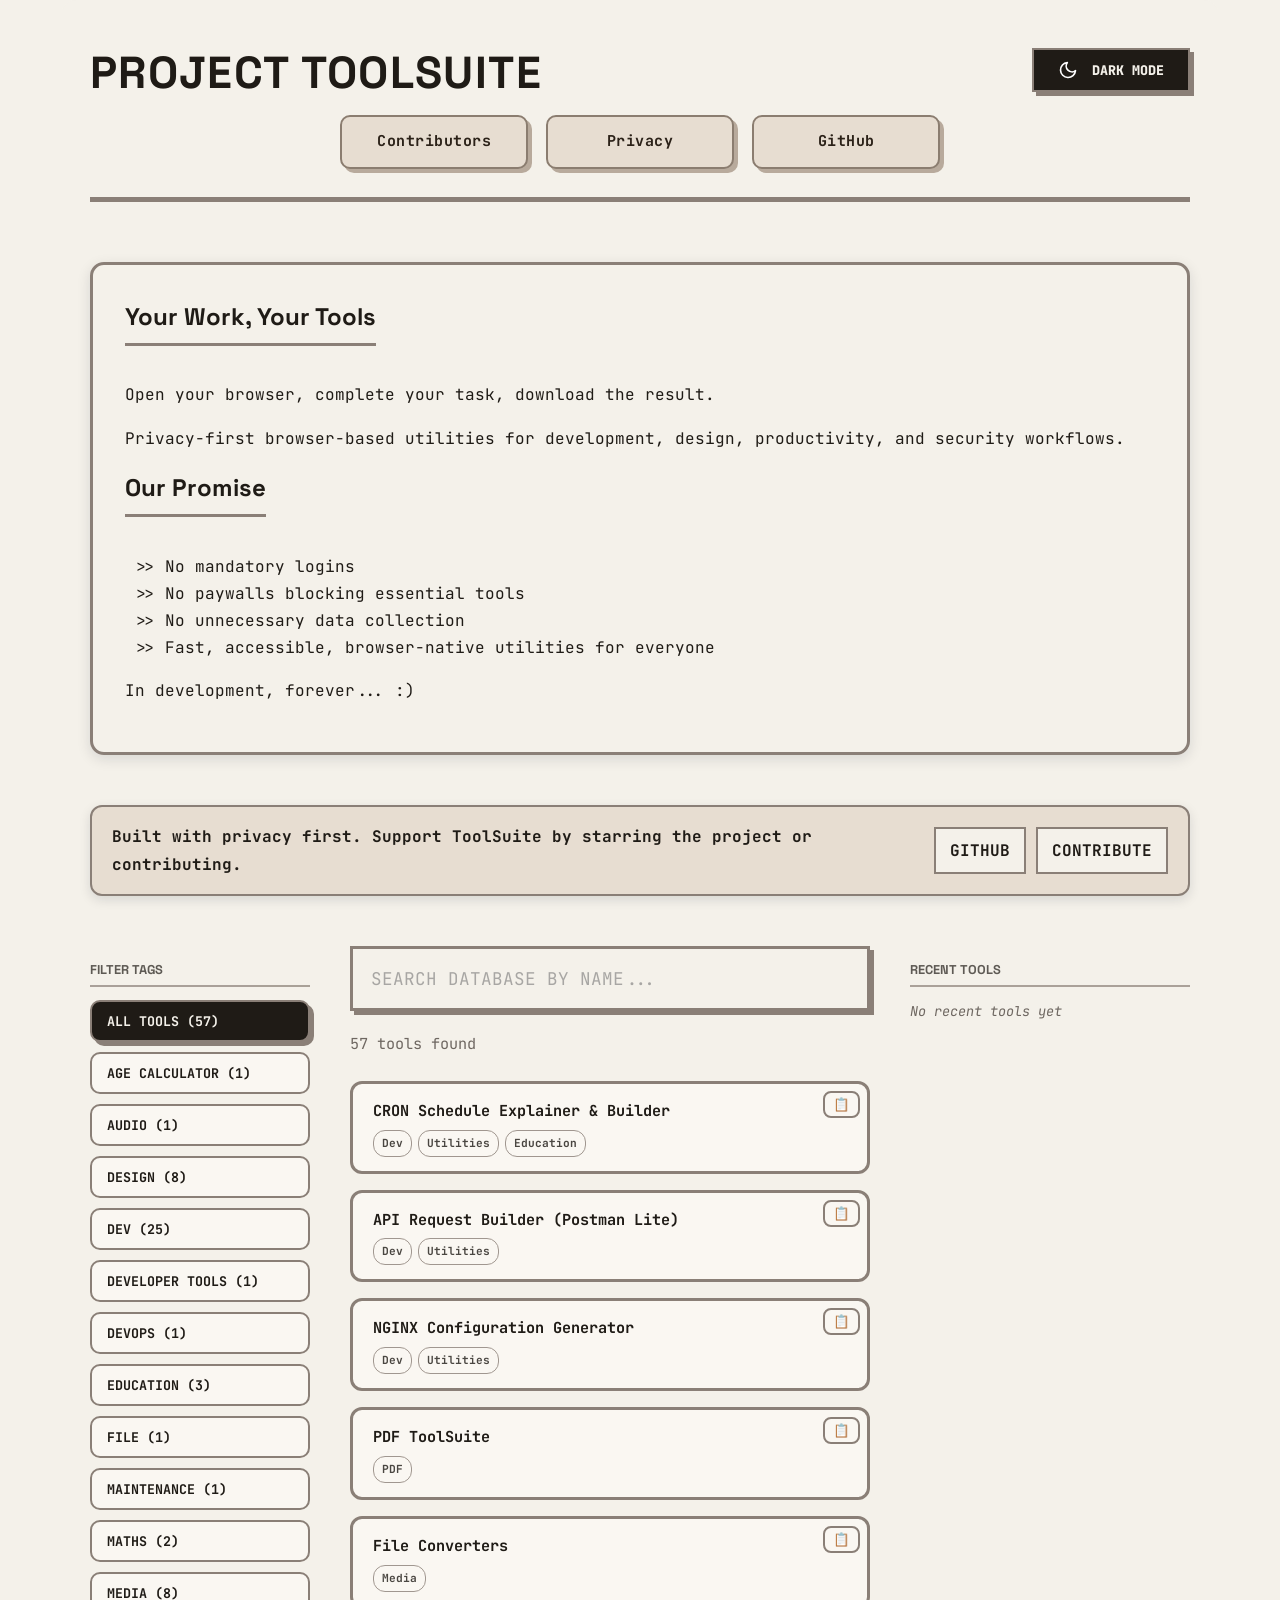
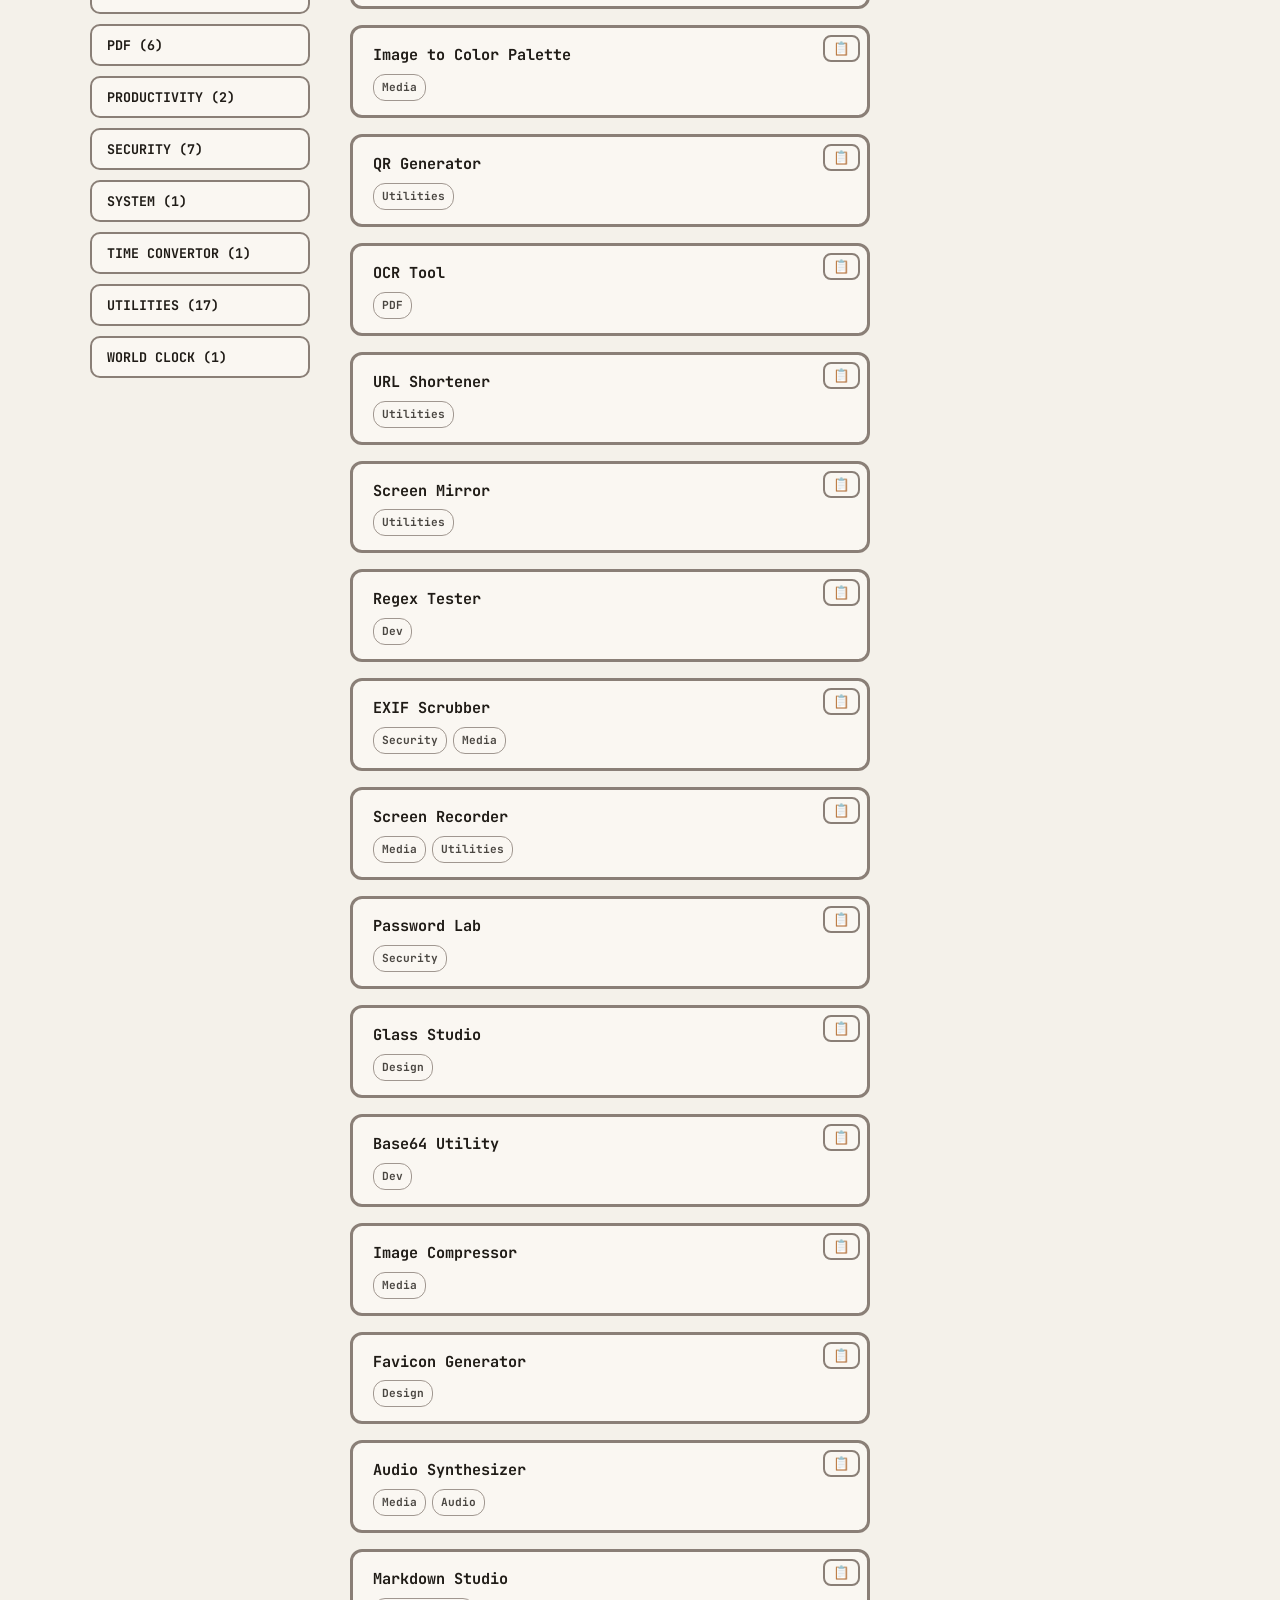
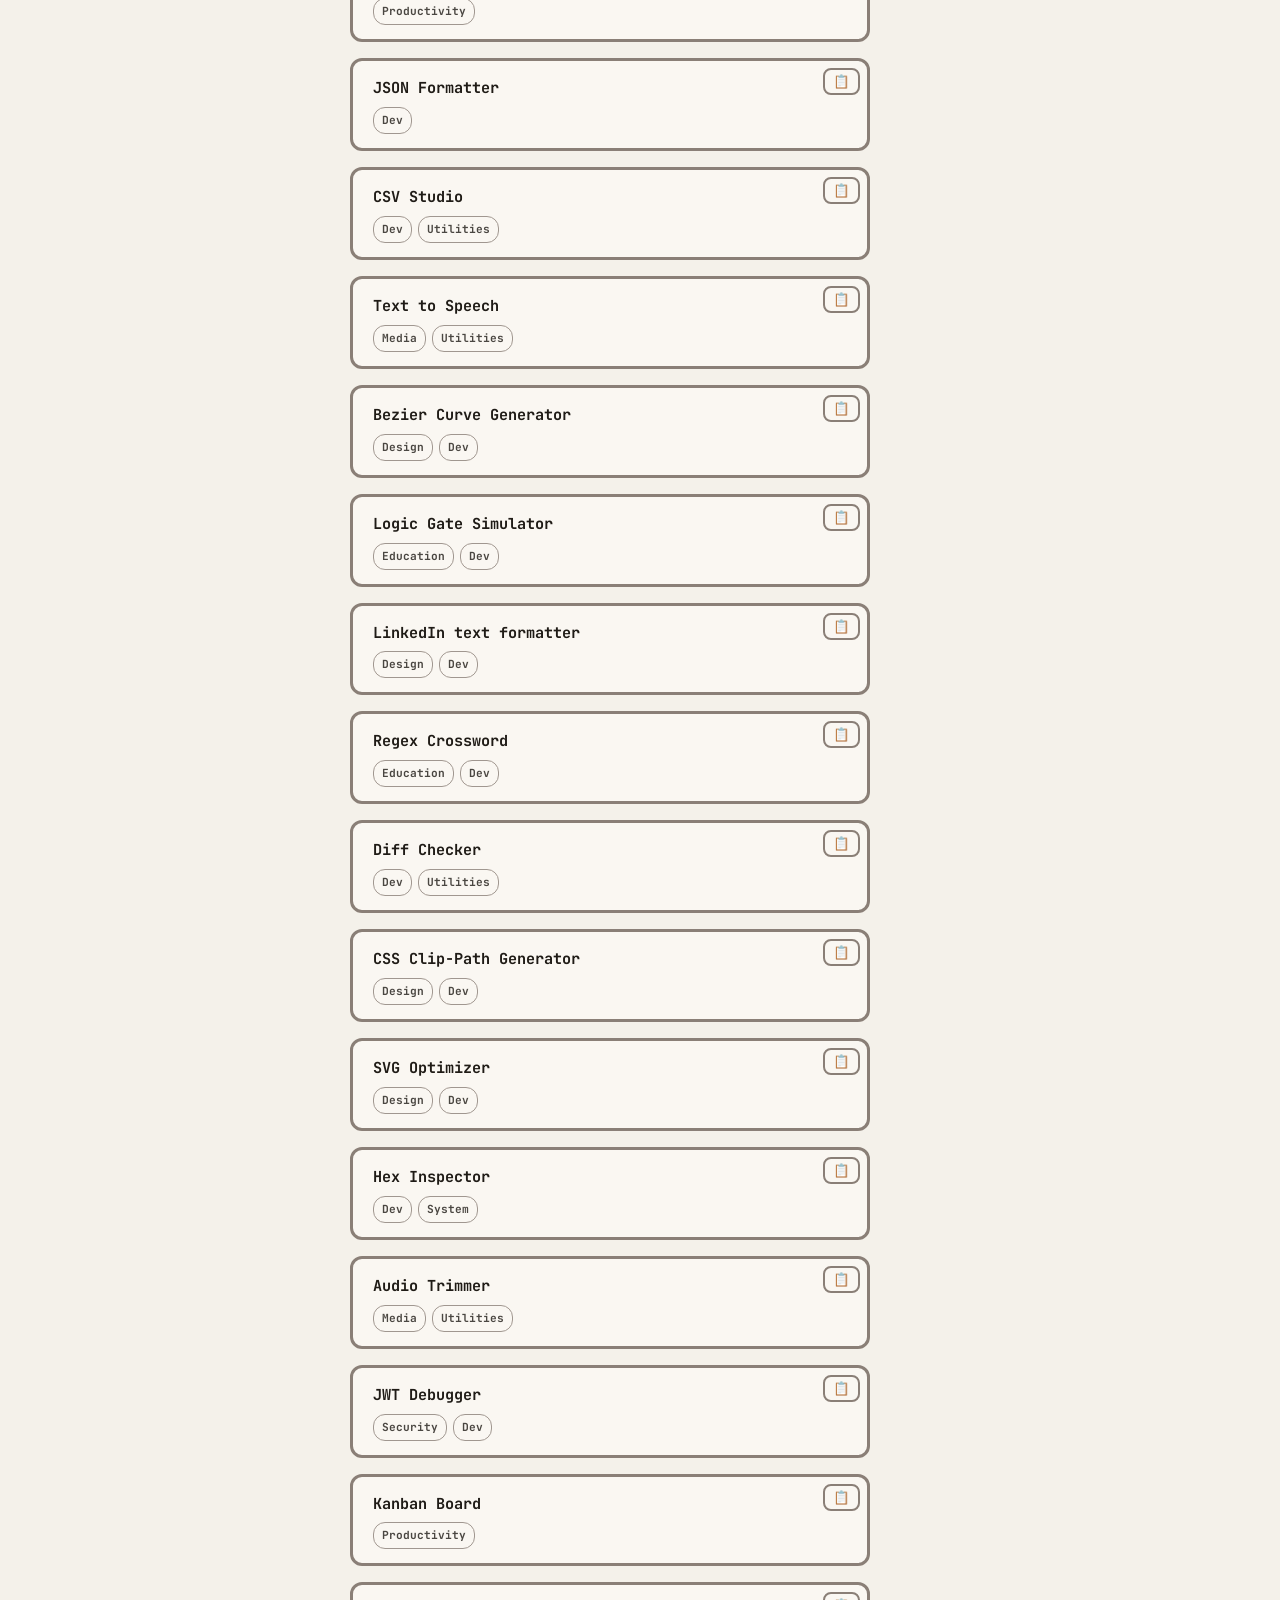
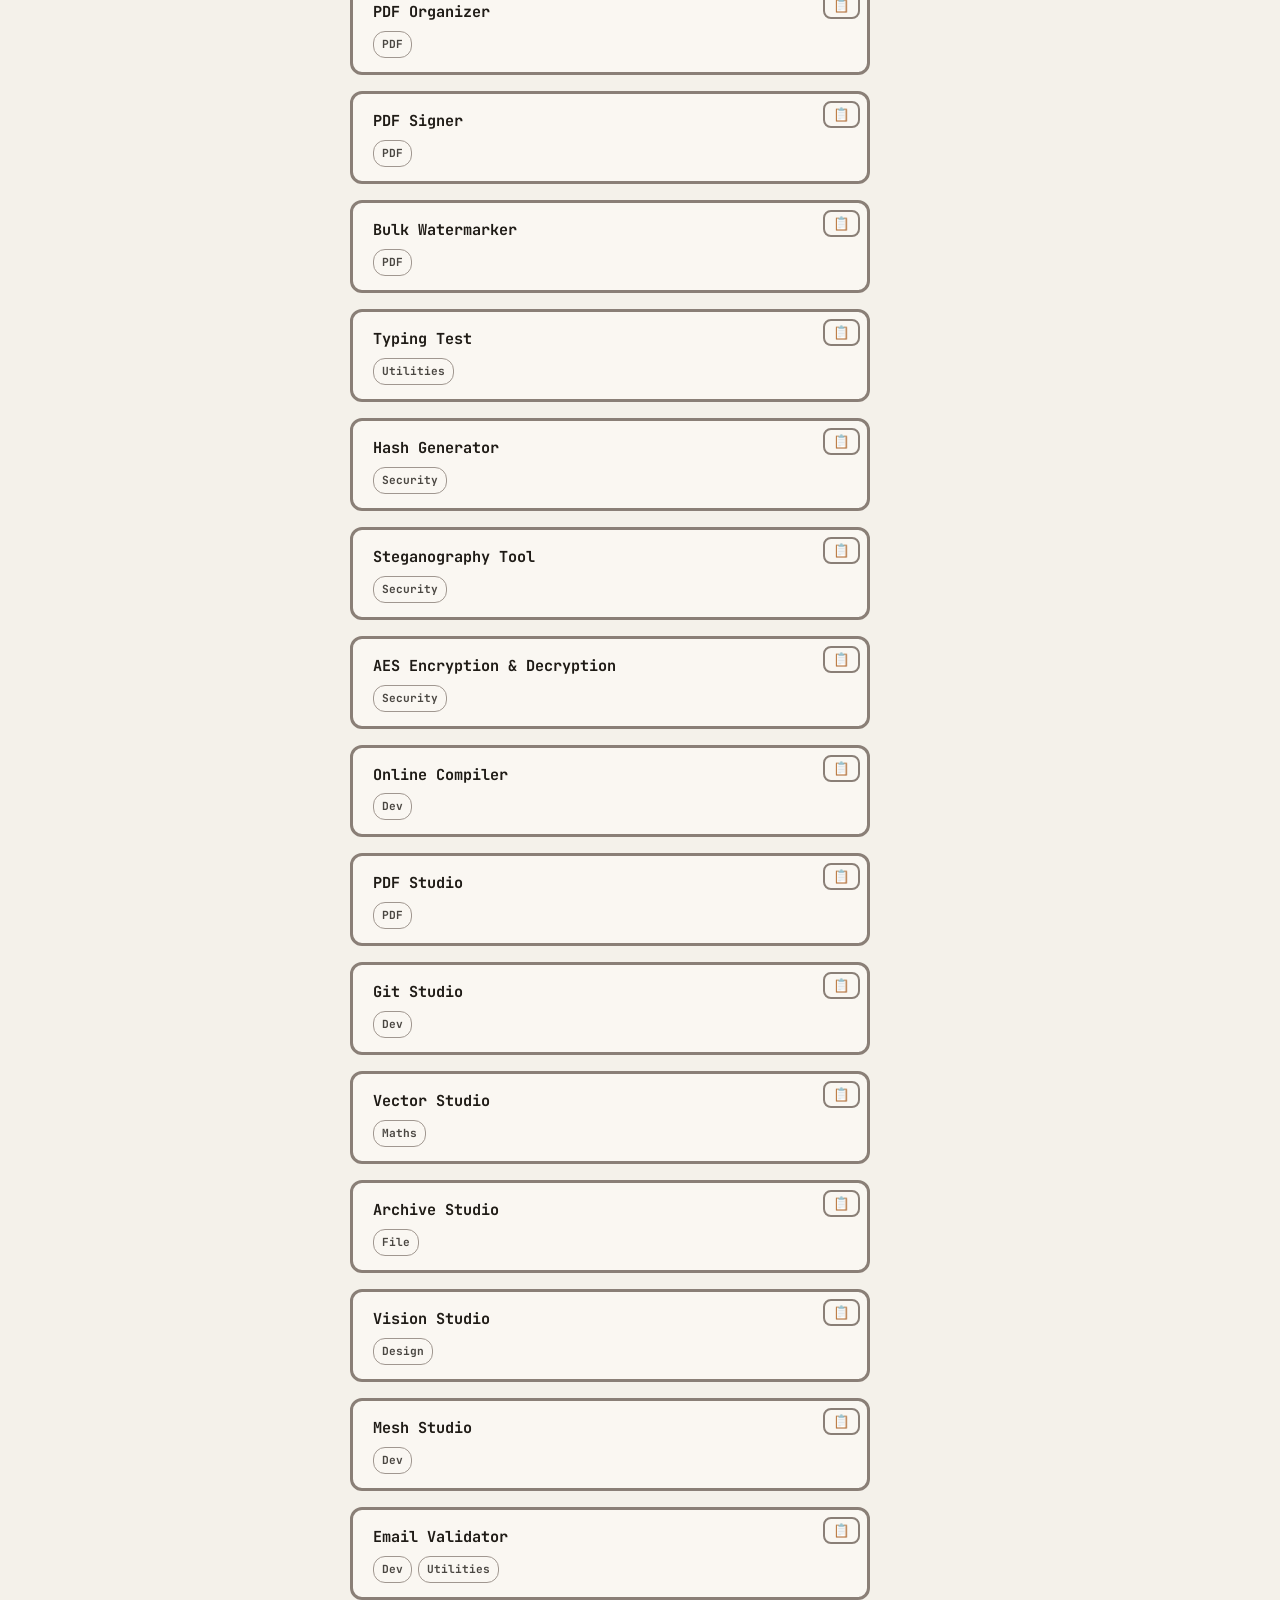
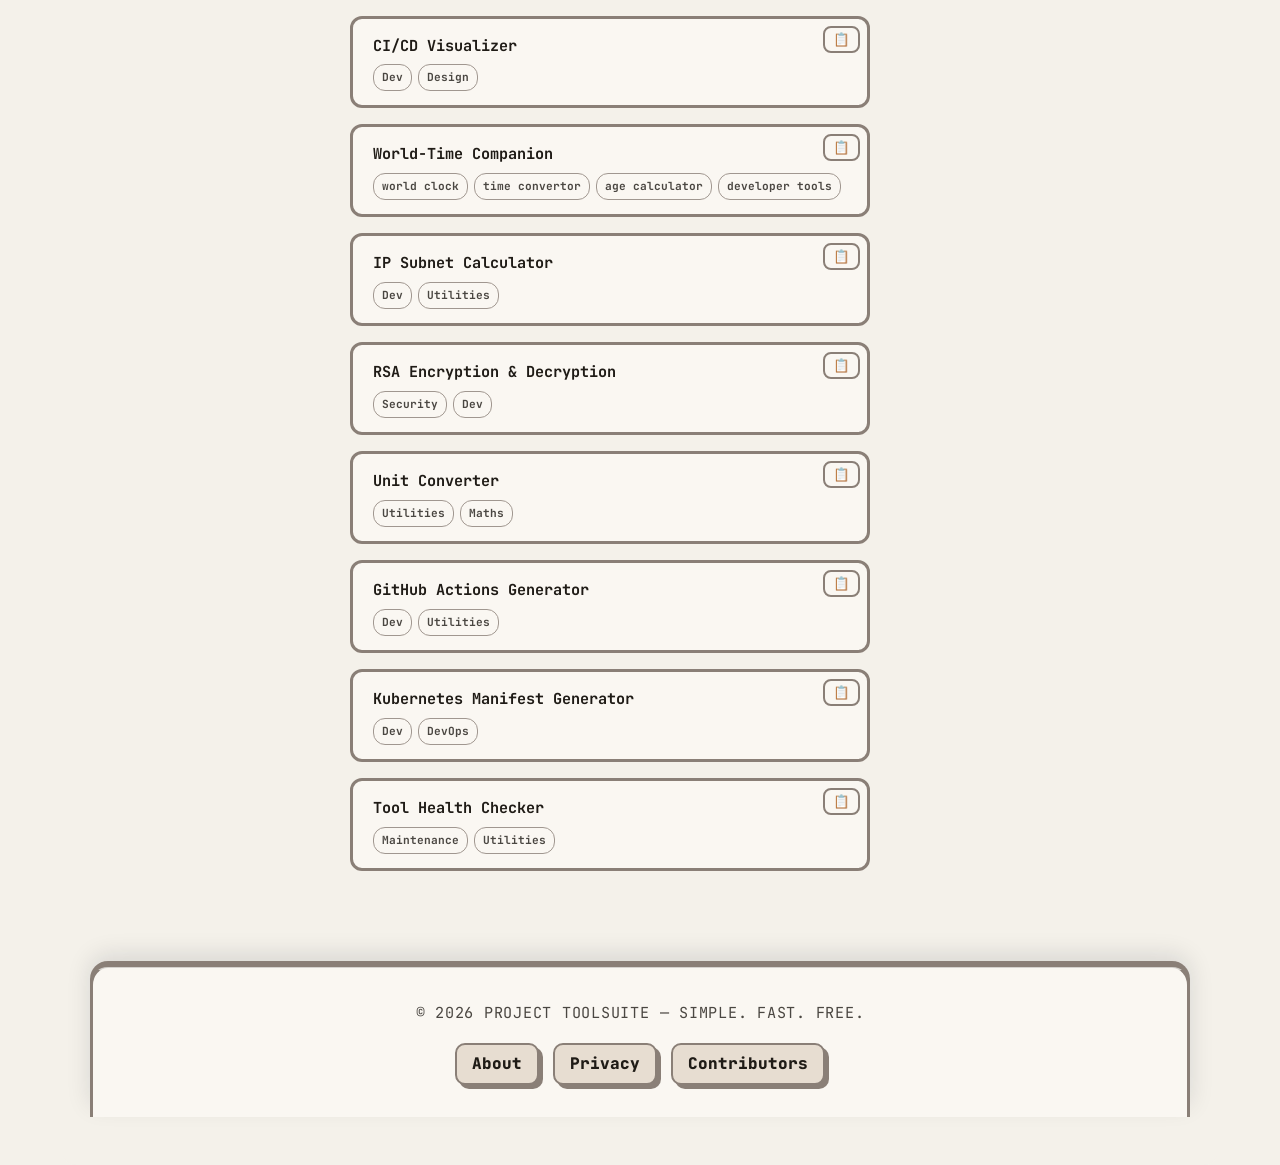
<file: index.html>
<!doctype html>
<html lang="en">

<head>
  <meta charset="UTF-8" />
  <meta name="viewport" content="width=device-width, initial-scale=1.0" />
  <title>Project Toolsuite</title>
  <meta name="description"
    content="A collection of fast, minimal, privacy-first tools designed to get work done without friction." />
  <meta name="google-site-verification" content="rbMDsZDEnPXvV0H4Tf0EHHgfdPQy2doXIuO_JNCV9qM" />
  <link rel="preconnect" href="https://fonts.googleapis.com">
  <link rel="preconnect" href="https://fonts.gstatic.com" crossorigin>
  <link rel="stylesheet" href="./theme.css" />
  <link rel="manifest" href="manifest.json">

  <link rel="icon" type="image/x-icon" href="icons/favicon.ico">
  <link rel="icon" type="image/png" sizes="16x16" href="icons/favicon-16x16.png">
  <link rel="icon" type="image/png" sizes="32x32" href="icons/favicon-32x32.png">

  <link rel="apple-touch-icon" href="icons/apple-touch-icon.png">
  <style>
    body {
      background: var(--bg);
      color: var(--text);
      line-height: 1.7;
      margin: 0;
      padding: 0;
      transition:
        background-color 0.3s,
        color 0.3s;
    }

    .container {
      max-width: 1100px;
      margin: 0 auto;
      padding: 48px 28px;
      background: var(--bg);
      border-radius: 14px;
    }

    .principle-box {
      border: 3px solid var(--border);
      padding: 32px;
      margin-bottom: 50px;
      border-radius: 14px;
      box-shadow: 0 4px 14px var(--shadow);
      width: 100%;
      max-width: none;
      box-sizing: border-box;
      transition:
        transform 0.25s ease,
        box-shadow 0.25s ease,
        background 0.25s ease;
    }

    .principle-box:hover {
      transform: translateY(-4px);
      box-shadow: 0 10px 24px var(--shadow);
      background: var(--surface-2);
    }

    .principle-box h2 {
      margin-top: 0;
      border-bottom: 3px solid var(--border);
      display: inline-block;
      padding-bottom: 5px;
    }

    .support-box {
      margin-bottom: 50px;
    }

    .support-label {
      font-size: 0.8rem;
      text-transform: uppercase;
      opacity: 0.7;
      margin-bottom: 10px;
      border-bottom: 2px solid var(--border);
      padding-bottom: 5px;
    }

    .mini-cta {
      border: 2px solid var(--border);

      padding: 16px 20px;
      background: var(--surface-2);
      border-radius: 12px;
      box-shadow: 0 4px 12px var(--shadow);
      display: flex;
      justify-content: space-between;
      align-items: center;
      gap: 20px;
      flex-wrap: wrap;
    }

    .mini-cta {
      transition:
        transform 0.25s ease,
        box-shadow 0.25s ease,
        background 0.25s ease;
    }

    .mini-cta:hover {
      transform: translateY(-4px);

      box-shadow:
        0 10px 24px var(--shadow);

      background: var(--surface);
    }

    .mini-cta span {
      font-weight: bold;
      flex: 1;
    }

    .mini-cta-buttons {
      display: flex;
      gap: 10px;
    }

    .mini-cta-buttons a {
      text-decoration: none;
      color: var(--text);
      border: 2px solid var(--border);
      padding: 8px 14px;
      font-weight: bold;
      transition: all 0.2s;
      background: var(--bg);
      white-space: nowrap;
    }

    .mini-cta-buttons a:hover {
      background: var(--text);
      color: var(--bg);
      transform: translate(-2px, -2px);
      box-shadow: 4px 4px 0px var(--border);
    }

    .workspace {
      display: grid;
      grid-template-columns: 220px 1fr 280px;
      gap: 40px;
    }

    aside h3 {
      font-size: 0.8rem;
      text-transform: uppercase;
      opacity: 0.7;
      border-bottom: 2px solid var(--border);
      padding-bottom: 5px;
    }

    .tag-list {
      list-style: none;
      padding: 0;
    }

    .tag-item {
      display: block;
      width: 100%;
      text-align: left;

      background: var(--surface);

      border: 2px solid var(--border);
      border-radius: 10px;

      color: var(--text);

      padding: 10px 15px;
      margin-bottom: 10px;

      font-family: inherit;
      font-weight: bold;
      text-transform: uppercase;

      cursor: pointer;

      transition:
        transform 0.2s ease,
        box-shadow 0.2s ease,
        background-color 0.2s ease;
    }

    .tag-item:hover {
      transform: translateY(-2px);

      background: var(--surface-2);

      box-shadow:
        0 6px 14px var(--shadow);
    }

    .tag-item.active {
      background: var(--text);
      color: var(--bg);
      box-shadow: 4px 4px 0 var(--border);
    }

    #toolSearch {
      width: 100%;
      padding: 18px;
      font-family: inherit;
      border: 3px solid var(--border);
      margin-bottom: 30px;
      font-size: 1.1rem;
      background: transparent;
      color: inherit;
      box-sizing: border-box;
      transition: box-shadow 0.2s ease;
    }

    .search-controls {
      display: flex;
      gap: 12px;
      align-items: center;
      margin-bottom: 30px;
    }

    .search-controls #toolSearch {
      flex: 1;
      margin-bottom: 0;
    }

    .reset-filters-btn {
      padding: 12px 16px;
      font-family: inherit;
      font-weight: bold;
      border: 2px solid var(--border);
      background: var(--surface);
      color: var(--text);
      cursor: pointer;
      border-radius: 10px;
      transition: all 0.2s ease;
    }

    .reset-filters-btn:hover {
      background: var(--text);
      color: var(--bg);
    }

    #toolCount {
      margin: -10px 0 24px;
      color: var(--muted);
      font-size: 0.95rem;
    }

    .tools-grid {
      display: grid;
      grid-template-columns: repeat(auto-fill, minmax(280px, 1fr));
      gap: 16px;
    }

    .tool-link {
      display: flex;
      flex-direction: column;
      align-items: flex-start;
      font-size: 0.95rem;
      min-height: 52px;

      padding: 14px 20px;

      border: 3px solid var(--border);
      border-radius: 12px;

      text-decoration: none;
      color: inherit;
      font-weight: bold;

      background: var(--surface);

      transition:
        transform 0.25s ease,
        box-shadow 0.25s ease,
        background-color 0.25s ease,
        border-color 0.25s ease;
    }

    .tool-card {
      position: relative;
    }

    .copy-link-btn {
      position: absolute;
      top: 10px;
      right: 10px;

      border: 2px solid var(--border);
      background: var(--surface);
      color: var(--text);

      cursor: pointer;

      border-radius: 8px;

      padding: 4px 8px;

      transition: all .2s ease;
    }

    .copy-link-btn:hover {
      background: var(--text);
      color: var(--bg);
    }

    #backToTopBtn {
      position: fixed;
      bottom: 30px;
      right: 30px;
      width: 48px;
      height: 48px;
      border: 3px solid var(--border);
      border-radius: 50%;
      background: var(--text);
      color: var(--bg);
      display: flex;
      align-items: center;
      justify-content: center;
      cursor: pointer;
      opacity: 0;
      visibility: hidden;
      transform: translateY(10px);
      transition: opacity 0.25s ease, transform 0.25s ease, visibility 0.25s ease;
      z-index: 999;
    }

    #backToTopBtn.show {
      opacity: 1;
      visibility: visible;
      transform: translateY(0);
    }

    #backToTopBtn:hover {
      transform: translate(-2px, -2px);
      box-shadow: 2px 2px 0px var(--border);
    }

    @media (max-width: 480px) {
      #backToTopBtn {
        width: 42px;
        height: 42px;
        bottom: 20px;
        right: 20px;
      }
    }

    /* ===========================
   Copy Toast
=========================== */

    .copy-toast {
      position: fixed;
      top: 20px;
      right: 10px;

      display: flex;
      align-items: center;
      gap: 12px;

      min-width: 260px;

      padding: 14px 18px;

      background: #1f2937;
      color: #fff;

      border-left: 5px solid #22c55e;
      border-radius: 12px;

      box-shadow: 0 12px 30px rgba(0, 0, 0, .25);

      z-index: 99999;

      opacity: 0;
      transform: translateX(120%);
      transition:
        transform .35s ease,
        opacity .35s ease;
    }

    .copy-toast.show {
      opacity: 1;
      transform: translateX(0);
    }

    .copy-toast.hide {
      opacity: 0;
      transform: translateX(120%);
    }

    .copy-toast svg {
      width: 22px;
      height: 22px;
      flex-shrink: 0;
    }

    .copy-toast-title {
      font-weight: 700;
      margin-bottom: 2px;
    }

    .tool-link:hover {
      transform: translateY(-5px);

      background: var(--surface-2);

      border-color: var(--card-hover);

      box-shadow:
        0 12px 24px var(--shadow);
    }

    .tool-tags {
      margin-top: 6px;
      display: flex;
      flex-wrap: wrap;
      gap: 6px;
    }

    .tag {
      font-size: 0.7rem;
      padding: 3px 8px;
      border: 1px solid var(--border);
      border-radius: 12px;
      opacity: 0.8;
      white-space: nowrap;
    }

    #toolSearch::placeholder {
      opacity: 0.6;
    }

    #toolSearch:focus {
      outline: none;
      box-shadow: 4px 4px 0 var(--border);
    }

    footer {
      margin-top: 96px;
      padding: 32px 24px;
      ;
      background: var(--surface);
      border: 3px solid var(--border);
      border-top: 1px solid rgba(0, 0, 0, .15);
      border-bottom: none;
      border-radius: 18px 18px 0 0;
      box-shadow:
        0 -6px 0 var(--border),
        0 -12px 24px var(--shadow);

      text-align: center;
      display: flex;
      flex-direction: column;
      align-items: center;
      gap: 18px;
    }
    
    footer p {
      margin: 0;
      color: var(--text);
      opacity: 0.8;
      font-size: 0.95rem;
      letter-spacing: 0.05em;
    }

    .footer-links {
      display: flex;
      justify-content: center;
      align-items: center;
      flex-wrap: wrap;
      gap: 14px;
    }

    footer a {
      color: var(--text);
      text-decoration: none;
      font-weight: 900;
      padding: 5px 15px;
      /* Keep original size */
      border: 2px solid var(--border);
      background: var(--surface-2);
      border-radius: 10px;
      box-shadow: 4px 4px 0 var(--border);
      transition: all 0.2s ease;
    }

    footer a:hover {
      background: var(--text);
      color: var(--bg);
      border-color: var(--border);
      transform: translate(-2px, -2px);
      box-shadow: 6px 6px 0 var(--border);
    }

    @media (max-width: 850px) {
      .workspace {
        grid-template-columns: 1fr;
      }

      .tag-list {
        display: flex;
        overflow-x: auto;
        gap: 10px;
        padding-bottom: 10px;
      }

      .tag-item {
        width: auto;
        white-space: nowrap;
      }
    }

    @media (max-width: 768px) {

      .search-controls {
        flex-direction: column;
        align-items: stretch;
      }

      .reset-filters-btn {
        width: 100%;
      }

      .container {
        padding: 32px 20px;
      }

      h1 {
        font-size: 2rem;
        margin-bottom: 20px;
      }

      header {
        margin-bottom: 40px;
        padding-bottom: 20px;
      }

      .dark-mode-toggle,
      #installBtn {
        position: static;
        width: 100%;
      }

      .dark-mode-toggle {
        padding: 12px 16px;
        font-size: 0.9rem;
        margin-top: 15px;
        justify-content: center;
        box-shadow: 3px 3px 0 var(--border);
      }

      #installBtn {
        margin-bottom: 10px !important;
      }

      .principle-box {
        border: 2px solid var(--border);
        padding: 28px 40px;
        background: var(--surface);
        max-width: 950px;
        margin-bottom: 40px;
        margin: 0 auto 40px;
        min-height: auto;
      }

      .principle-box p {
        margin: 14px 0;
        line-height: 1.7;
      }

      .principle-box li {
        max-width: 70ch;
      }

      .principle-box h2 {
        font-size: 1.3rem;
        margin: 0 0 18px;
      }

      .mini-cta,
      .mini-cta-buttons {
        flex-direction: column;
      }

      .mini-cta {
        gap: 15px;
        padding: 15px;
      }

      .mini-cta span,
      .mini-cta-buttons a {
        text-align: center;
      }

      .mini-cta-buttons,
      .mini-cta-buttons a {
        width: 90%;
      }

      .workspace {
        grid-template-columns: 1fr;
        gap: 20px;
      }

      .tag-list {
        display: flex;
        flex-wrap: wrap;
        gap: 8px;
      }

      .tool-link {
        padding: 14px 20px;
      }

      aside {
        margin-bottom: 20px;
      }

      .tag-item {
        width: auto;
        padding: 8px 12px;
        font-size: 0.85rem;
        white-space: nowrap;
      }

      #toolSearch {
        font-size: 1rem;
        padding: 14px;
        margin-bottom: 20px;
      }

      .tools-grid {
        grid-template-columns: repeat(auto-fill, minmax(200px, 1fr));
        gap: 15px;
      }

      footer {
        margin-top: 60px;
        padding: 30px 0;
        background: var(--surface-2);

        border-radius: 14px 14px 0 0;

        padding-inline: 20px;
      }

      .footer-links {
        flex-wrap: wrap;
        gap: 10px;
      }

      footer a {
        font-size: 0.9rem;
        padding: 4px 10px;
      }
    }

    @media (max-width: 480px) {
      .container {
        padding: 16px 12px;
      }

      h1 {
        font-size: 1.6rem;
        margin-bottom: 15px;
        letter-spacing: 0.02em;
      }

      header {
        margin-bottom: 30px;
        padding-bottom: 15px;
        border-width: 3px;
      }

      .dark-mode-toggle {
        position: static;
        z-index: 2;
        background: var(--text);
        color: var(--bg);
        border: 2px solid var(--border);
        padding: 10px 24px;
        font-family: inherit;
        font-weight: 900;
        cursor: pointer;
        text-transform: uppercase;
        box-shadow: 4px 4px 0px var(--border);
        transition: transform 0.1s;
        display: flex;
        align-items: center;
        justify-content: center;
        gap: 8px;
      }

      .theme-option {
        display: flex;
        align-items: center;
        gap: 6px;
      }

      .theme-option {
        gap: 4px;
      }

      .theme-icon {
        width: 16px;
        height: 16px;
      }

      .principle-box {
        padding: 16px;
        margin-bottom: 30px;
      }

      .principle-box h2 {
        font-size: 1.1rem;
        border-width: 2px;
      }

      .principle-box p {
        font-size: 0.95rem;
        line-height: 1.6;
        margin: 8px 0;
      }

      .support-box {
        margin-bottom: 30px;
      }

      .mini-cta {
        padding: 12px;
        gap: 12px;
        border-width: 2px;
      }

      .mini-cta span {
        font-size: 0.9rem;
      }

      .mini-cta-buttons a {
        font-size: 0.8rem;
        padding: 8px 12px;
      }

      aside h3 {
        font-size: 0.7rem;
        margin-bottom: 8px;
      }

      .tag-item {
        padding: 6px 10px;
        font-size: 0.75rem;
        margin-bottom: 6px;
        border-width: 2px;
      }

      #toolSearch {
        font-size: 0.95rem;
        padding: 12px;
        margin-bottom: 15px;
        border-width: 2px;
      }

      .tools-grid {
        grid-template-columns: repeat(auto-fill, minmax(140px, 1fr));
        gap: 10px;
      }


      footer {
        margin-top: 40px;
        padding: 20px 0;
      }

      footer p {
        font-size: 0.85rem;
        margin-bottom: 10px;
      }

      .footer-links {
        gap: 6px;
      }

      footer a {
        font-size: 0.75rem;
        padding: 3px 8px;
        border-width: 1px;
      }
    }

    .top-navbar {
      display: flex;
      justify-content: center;
      align-items: center;
      gap: 18px;
      margin-top: 18px;
      flex-wrap: wrap;
    }

    /* Navigation Buttons */
    .top-navbar a {
      display: inline-flex;
      align-items: center;
      justify-content: center;

      min-width: 140px;
      padding: 12px 22px;

      background: #E7DDD1;
      color: #2B2118;

      text-decoration: none;
      font-weight: 700;
      font-size: 15px;
      letter-spacing: 0.5px;

      border: 2px solid #8B7D70;
      border-radius: 10px;

      box-shadow: 4px 4px 0 #B8AA9C;
      transition: all 0.3s ease;
    }

    /* Hover */
    .top-navbar a:hover {
      background: #d8c7b4;
      color: #1d1611;

      border-color: #6f6258;

      transform: translateY(-4px) scale(1.03);

      box-shadow: 8px 8px 0 #9E8F80;

      cursor: pointer;
    }

    /* Active */
    .top-navbar a:active {
      transform: translateY(-1px) scale(0.98);
      box-shadow: 3px 3px 0 #9E8F80;
    }
  </style>
  <script defer src="https://cloud.umami.is/script.js" data-website-id="e2150d65-a009-409f-b3bd-b11afccb3a13"></script>
  <script async src="https://pagead2.googlesyndication.com/pagead/js/adsbygoogle.js?client=ca-pub-6760380500809289"
    crossorigin="anonymous"></script>
</head>

<body>
  <!-- Loading Spinner Overlay -->
  <div id="loadingOverlay" class="loading-overlay" style="display: none;">
    <div class="spinner"></div>
    <p>Loading tool...</p>
  </div>
  <div class="container">
    <header>
      <h1>PROJECT TOOLSUITE</h1>

      <nav class="top-navbar">
        <a href="contributers.html"> Contributors</a>

        <a href="privacy.html"> Privacy</a>

        <a href="https://github.com/Winter262005/Project-Toolsuite" target="_blank">
          GitHub
        </a>
      </nav>
      <button id="installBtn" class="dark-mode-toggle" style="right: 180px; display: none">
        INSTALL APP
      </button>

      <button class="dark-mode-toggle" onclick="toggleTheme()" id="themeBtn">
        <span class="theme-option dark-mode-option hidden">
          <svg class="theme-icon-dark sun-icon" width="20" height="20" viewBox="0 0 24 24" fill="none" stroke="black"
            stroke-width="2" stroke-linecap="round" stroke-linejoin="round">
            <circle cx="12" cy="12" r="5"></circle>
            <line x1="12" y1="1" x2="12" y2="3"></line>
            <line x1="12" y1="21" x2="12" y2="23"></line>
            <line x1="4.22" y1="4.22" x2="5.64" y2="5.64"></line>
            <line x1="18.36" y1="18.36" x2="19.78" y2="19.78"></line>
            <line x1="1" y1="12" x2="3" y2="12"></line>
            <line x1="21" y1="12" x2="23" y2="12"></line>
            <line x1="4.22" y1="19.78" x2="5.64" y2="18.36"></line>
            <line x1="18.36" y1="5.64" x2="19.78" y2="4.22"></line>
          </svg>
          LIGHT MODE
        </span>
        <span class="theme-option light-mode-option">
          <svg class="theme-icon moon-icon" width="20" height="20" viewBox="0 0 24 24" fill="none" stroke="white"
            stroke-width="2" stroke-linecap="round" stroke-linejoin="round">
            <path d="M21 12.79A9 9 0 1 1 11.21 3 7 7 0 0 0 21 12.79z"></path>
          </svg>
          DARK MODE
        </span>
      </button>
    </header>

    <section class="principle-box">
      <h2>Your Work, Your Tools</h2>

      <p>Open your browser, complete your task, download the result.</p>

      <p>
        Privacy-first browser-based utilities for development, design,
        productivity, and security workflows.
      </p>

      <h2>Our Promise</h2>
      <ul style="list-style: &quot;>> &quot;">
        <li>No mandatory logins</li>
        <li>No paywalls blocking essential tools</li>
        <li>No unnecessary data collection</li>
        <li>Fast, accessible, browser-native utilities for everyone</li>
      </ul>
      <p>In development, forever... :)</p>
    </section>
    <section class="support-box">
      <div class="mini-cta">
        <span>
          Built with privacy first. Support ToolSuite by starring the project
          or contributing.
        </span>

        <div class="mini-cta-buttons">
          <a href="https://github.com/Winter262005/Project-Toolsuite" target="_blank">
            GITHUB
          </a>

          <a href="contributers.html"> CONTRIBUTE </a>
        </div>
      </div>
    </section>
    <div class="workspace">
      <aside>
        <h3>Filter Tags</h3>
        <div id="tag-container" class="tag-list">
          <!-- Tags will be injected here -->
        </div>
      </aside>

      <main>
        <div class="search-controls">
          <input type="text" id="toolSearch" placeholder="SEARCH DATABASE BY NAME..." aria-label="Search tools"
            autofocus />

          <button id="resetFiltersBtn" class="reset-filters-btn" hidden>
            Reset Filters
          </button>
        </div>

        <p id="toolCount" role="status" aria-live="polite"></p>

        <div class="tools-grid" id="tools-container">
          <!-- Tools will be injected here -->
        </div>
      </main>

      <aside class="-sidebar" id="Sidebar">
        <h3>Recent Tools</h3>
        <div id="recent-tools-list">
          <p class="recent-placeholder">No recent tools yet</p>
        </div>
      </aside>
    </div>
    <button id="backToTopBtn" aria-label="Back to top" title="Back to top">
      <svg width="20" height="20" viewBox="0 0 24 24" fill="none" stroke="currentColor" stroke-width="2.5"
        stroke-linecap="round" stroke-linejoin="round">
        <line x1="12" y1="19" x2="12" y2="5"></line>
        <polyline points="5 12 12 5 19 12"></polyline>
      </svg>
    </button>

    <footer>
      <p>© 2026 PROJECT TOOLSUITE — SIMPLE. FAST. FREE.</p>

      <div class="footer-links">
        <a href="#">About</a>
        <a href="privacy.html">Privacy</a>
        <a href="contributers.html">Contributors</a>
      </div>
    </footer>
  </div>

  <script>
    const tools = [
      {
        name: "CRON Schedule Explainer & Builder",
        path: "tools/cron-explainer/cron.html",
        tags: ["Dev", "Utilities", "Education"],
      },
      {
        name: "API Request Builder (Postman Lite)",
        path: "tools/api-client/api-client.html",
        tags: ["Dev", "Utilities"],
      },
      {
        name: "NGINX Configuration Generator",
        path: "tools/nginx-generator/nginx-generator.html",
        tags: ["Dev", "Utilities"],
      },
      {
        name: "PDF ToolSuite",
        path: "tools/pdf merger/pdf-merger.html",
        tags: ["PDF"],
      },
      {
        name: "File Converters",
        path: "tools/file converters/converter.html",
        tags: ["Media"],
      },
      {
        name: "Image to Color Palette",
        path: "tools/color palette extractor/palette.html",
        tags: ["Media"],
      },
      {
        name: "QR Generator",
        path: "tools/qr generator/qr-generator.html",
        tags: ["Utilities"],
      },
      { name: "OCR Tool", path: "tools/ocr/ocr.html", tags: ["PDF"] },
      {
        name: "URL Shortener",
        path: "tools/url shortener/shortener.html",
        tags: ["Utilities"],
      },
      {
        name: "Screen Mirror",
        path: "tools/screen mirror/mirror.html",
        tags: ["Utilities"],
      },
      {
        name: "Regex Tester",
        path: "tools/regex-tester/regex.html",
        tags: ["Dev"],
      },
      {
        name: "EXIF Scrubber",
        path: "tools/exif scrubber/scrubber.html",
        tags: ["Security", "Media"],
      },
      {
        name: "Screen Recorder",
        path: "tools/screen recorder/recorder.html",
        tags: ["Media", "Utilities"],
      },
      {
        name: "Password Lab",
        path: "tools/password lab/password-tester.html",
        tags: ["Security"],
      },
      {
        name: "Glass Studio",
        path: "tools/glass studio/glass-studio.html",
        tags: ["Design"],
      },
      {
        name: "Base64 Utility",
        path: "tools/base64/base64.html",
        tags: ["Dev"],
      },
      {
        name: "Image Compressor",
        path: "tools/image compressor/image-compressor.html",
        tags: ["Media"],
      },
      {
        name: "Favicon Generator",
        path: "tools/favicon generator/favicon-generator.html",
        tags: ["Design"],
      },
      {
        name: "Audio Synthesizer",
        path: "tools/synth-sequencer/synth.html",
        tags: ["Media", "Audio"],
      },
      {
        name: "Markdown Studio",
        path: "tools/markdown-editor/editor.html",
        tags: ["Productivity"],
      },
      {
        name: "JSON Formatter",
        path: "tools/json-formatter/json-formatter.html",
        tags: ["Dev"],
      },
      {
        name: "CSV Studio",
        path: "tools/csv-formatter/csvformatter.html",
        tags: ["Dev", "Utilities"],
      },
      {
        name: "Text to Speech",
        path: "tools/text-to-speech/tts.html",
        tags: ["Media", "Utilities"],
      },
      {
        name: "Bezier Curve Generator",
        path: "tools/bezier-generator/bezier.html",
        tags: ["Design", "Dev"],
      },
      {
        name: "Logic Gate Simulator",
        path: "tools/logic-simulator/logic.html",
        tags: ["Education", "Dev"],
      },
      {
        name: "LinkedIn text formatter",
        path: "tools/linkedin-text-formatter/formatter.html",
        tags: ["Design", "Dev"],
      },
      {
        name: "Regex Crossword",
        path: "tools/regex-crossword/regex-crossword.html",
        tags: ["Education", "Dev"],
      },
      {
        name: "Diff Checker",
        path: "tools/diff-checker/diff.html",
        tags: ["Dev", "Utilities"],
      },
      {
        name: "CSS Clip-Path Generator",
        path: "tools/clip-path-generator/clip-path.html",
        tags: ["Design", "Dev"],
      },
      {
        name: "SVG Optimizer",
        path: "tools/svg-optimizer/svg-optimizer.html",
        tags: ["Design", "Dev"],
      },
      {
        name: "Hex Inspector",
        path: "tools/hex-inspector/hex.html",
        tags: ["Dev", "System"],
      },
      {
        name: "Audio Trimmer",
        path: "tools/audio-trimmer/audio-trimmer.html",
        tags: ["Media", "Utilities"],
      },
      {
        name: "JWT Debugger",
        path: "tools/jwt-debugger/jwt-debugger.html",
        tags: ["Security", "Dev"],
      },
      {
        name: "Kanban Board",
        path: "tools/kanban-board/kanban.html",
        tags: ["Productivity"],
      },
      {
        name: "PDF Organizer",
        path: "tools/pdf-organizer/pdf-organizer.html",
        tags: ["PDF"],
      },
      {
        name: "PDF Signer",
        path: "tools/pdf-signer/pdf-signer.html",
        tags: ["PDF"],
      },
      {
        name: "Bulk Watermarker",
        path: "tools/bulk watermarker/bulkwatermarker.html",
        tags: ["PDF"],
      },
      {
        name: "Typing Test",
        path: "tools/typing-test/typing-test.html",
        tags: ["Utilities"],
      },
      {
        name: "Hash Generator",
        path: "tools/hash generator/hash-generator.html",
        tags: ["Security"],
      },
      {
        name: "Steganography Tool",
        path: "tools/steganography/stego.html",
        tags: ["Security"],
      },
      {
        name: "AES Encryption & Decryption",
        path: "tools/aes-encryption-decryption/aes.html",
        tags: ["Security"],
      },
      {
        name: "Online Compiler",
        path: "tools/compiler/compiler.html",
        tags: ["Dev"],
      },
      {
        name: "PDF Studio",
        path: "tools/pdf-toolkit/pdf_studio.html",
        tags: ["PDF"],
      },
      {
        name: "Git Studio",
        path: "tools/git-studio/git_studio.html",
        tags: ["Dev"],
      },
      {
        name: "Vector Studio",
        path: "tools/vector-studio/vector_studio.html",
        tags: ["Maths"],
      },
      {
        name: "Archive Studio",
        path: "tools/archive-studio/archive_studio.html",
        tags: ["File"],
      },
      {
        name: "Vision Studio",
        path: "tools/vision-studio/vision_core.html",
        tags: ["Design"],
      },
      {
        name: "Mesh Studio",
        path: "tools/mesh-studio/mesh_core.html",
        tags: ["Dev"],
      },
      {
        name: "Email Validator",
        path: "tools/email-validator/email-validator.html",
        tags: ["Dev", "Utilities"],
      },
      {
        name: "CI/CD Visualizer",
        path: "tools/cicd-visualizer/cicd-visualizer.html",
        tags: ["Dev", "Design"],
      },
      {
        name: "World-Time Companion",
        path: "tools/world-time/world-time.html",
        tags: ["world clock", "time convertor", "age calculator", "developer tools"],
      },
      {
        name: "IP Subnet Calculator",
        path: "tools/ip-subnet-calculator/index.html",
        tags: ["Dev", "Utilities"],
      },
      {
        name: "RSA Encryption & Decryption",
        path: "tools/rsa-encryption-decryption/rsa.html",
        tags: ["Security", "Dev"],
      },
      {
        name: "Unit Converter",
        path: "tools/unit-converter/unit-converter.html",
        tags: ["Utilities", "Maths"],
      },
      {
        name: "GitHub Actions Generator",
        path: "tools/github-actions-generator/github-actions-generator.html",
        tags: ["Dev", "Utilities"],
      },
      {
        name: "Kubernetes Manifest Generator",
        path: "tools/kubernetes-manifest-generator/kubernetes-manifest-generator.html",
        tags: ["Dev", "DevOps"],
      },
      {
        name: "Tool Health Checker",
        path: "tools/health-checker/health-checker.html",
        tags: ["Maintenance", "Utilities"],
      },
    ];

    let activeTag = "all";

    function renderTags() {
      const tagBox = document.getElementById("tag-container");

      const normalize = (str) => str.toLowerCase().replace(/\s+/g, "");
      const query = normalize(document.getElementById("toolSearch").value);

      const visibleTools = tools.filter((tool) =>
        normalize(tool.name).includes(query)
      );


      const uniqueTags = [
        "all",
        ...new Set(tools.flatMap((t) => t.tags)),
      ].sort((a, b) => {
        if (a === "all") return -1;
        if (b === "all") return 1;
        return a.localeCompare(b);
      });

      tagBox.innerHTML = "";
      uniqueTags.forEach((tag) => {

        const count =
          tag === "all"
            ? visibleTools.length
            : visibleTools.filter((tool) => tool.tags.includes(tag)).length;
        const btn = document.createElement("button");
        btn.className = "tag-item";
        btn.classList.toggle("active", activeTag === tag);
        btn.textContent =
          tag === "all"
            ? `All Tools (${count})`
            : `${tag} (${count})`;
        btn.onclick = () => {
          activeTag = tag;
          renderTags();
          renderTools();
        };
        tagBox.appendChild(btn);
      });
    }

    function updateResetButton() {
      const query = document.getElementById("toolSearch").value.trim();
      const resetBtn = document.getElementById("resetFiltersBtn");

      resetBtn.hidden = !(query || activeTag !== "all");
    }

    function renderTools() {
      const normalize = (str) => str.toLowerCase().replace(/\s+/g, "");
      const query = normalize(document.getElementById("toolSearch").value);
      const container = document.getElementById("tools-container");

      const filtered = tools.filter((t) => {
        const matchesSearch = normalize(t.name).includes(query);
        const matchesTag = activeTag === "all" || (t.tags && t.tags.includes(activeTag));
        return matchesSearch && matchesTag;
      });

      // Tool count updates immediately
      const count = filtered.length;
      document.getElementById("toolCount").textContent = count === 0 ? "0 tools found" : `${count} tool${count !== 1 ? "s" : ""} found`;

      if (query) {
        filtered.sort((a, b) => {
          const aName = a.name.toLowerCase();
          const bName = b.name.toLowerCase();
          const aStarts = aName.startsWith(query);
          const bStarts = bName.startsWith(query);
          if (aStarts !== bStarts) return aStarts ? -1 : 1;
          const aWord = aName.includes(" " + query);
          const bWord = bName.includes(" " + query);
          if (aWord !== bWord) return aWord ? -1 : 1;
          const aIndex = aName.indexOf(query);
          const bIndex = bName.indexOf(query);
          if (aIndex !== bIndex) return aIndex - bIndex;
          return aName.localeCompare(bName);
        });
      }

      if (filtered.length === 0) {
        container.innerHTML =
          `<p style="grid-column:1/-1;opacity:.5;">
        No tools found matching your criteria.
      </p>`;

        updateResetButton();
        return;
      }

      container.innerHTML = filtered
        .map(
          (t) => `
<div class="tool-card">

<a href="${t.path}" class="tool-link">
    <div>${t.name}</div>

    <div class="tool-tags">
        ${t.tags
              .map(tag => `<span class="tag">${tag}</span>`)
              .join("")}
    </div>
</a>

<button
    class="copy-link-btn"
    onclick="copyToolLink(event, '${t.path}')"
    title="Copy Link"
>
📋
</button>

</div>
`
        )
        .join("");
      updateResetButton();
    }

    async function copyToolLink(event, path) {
      event.preventDefault();
      event.stopPropagation();

      try {
        await navigator.clipboard.writeText(
          new URL(path, window.location.href).href
        );

        showCopyToast();
      } catch (err) {
        console.error(err);
      }
    }

    function showCopyToast() {
      const old = document.querySelector(".copy-toast");
      if (old) old.remove();

      const toast = document.createElement("div");
      toast.className = "copy-toast";

      toast.innerHTML = `
    <svg
      xmlns="http://www.w3.org/2000/svg"
      viewBox="0 0 24 24"
      fill="none"
      stroke="#22c55e"
      stroke-width="2.5"
      stroke-linecap="round"
      stroke-linejoin="round">

      <circle
        cx="12"
        cy="12"
        r="10"
        fill="rgba(34,197,94,.15)">
      </circle>

      <path d="M8 12.5l2.5 2.5L16.5 9"></path>
    </svg>

    <div>
      <div class="copy-toast-title">
        Link Copied!
      </div>
    </div>
  `;

      document.body.appendChild(toast);

      requestAnimationFrame(() => {
        toast.classList.add("show");
      });

      setTimeout(() => {
        toast.classList.remove("show");
        toast.classList.add("hide");

        setTimeout(() => {
          toast.remove();
        }, 350);
      }, 2200);
    }

    document
      .getElementById("toolSearch")
      .addEventListener("input", renderTools);

    document
      .getElementById("resetFiltersBtn")
      .addEventListener("click", () => {
        document.getElementById("toolSearch").value = "";

        activeTag = "all";

        renderTags();
        renderTools();
      });

    // Initial Execution
    renderTags();
    renderTools();

    let deferredPrompt;
    const installBtn = document.getElementById("installBtn");

    window.addEventListener("beforeinstallprompt", (e) => {
      e.preventDefault();
      deferredPrompt = e;
      installBtn.style.display = "block";
    });

    installBtn.addEventListener("click", () => {
      if (!deferredPrompt) return;

      installBtn.style.display = "none";
      deferredPrompt.prompt();

      deferredPrompt.userChoice.then(() => {
        deferredPrompt = null;
      });
    });

    // Loading Spinner on tool navigation
    function initSpinner() {
      const overlay = document.getElementById('loadingOverlay');
      if (!overlay) return;

      function showSpinner() {
        overlay.style.display = 'flex';
        setTimeout(() => {
          if (overlay.style.display === 'flex') overlay.style.display = 'none';
        }, 30000);
      }

      document.addEventListener('click', function (e) {
        const toolLink = e.target.closest('.tool-link, .tool-card a, a[href*="tools/"]');
        if (!toolLink) return;
        // Only exclude tag filters and footer links – recent tools should also show spinner
        if (toolLink.closest('.tag-list, .footer-links')) return;
        let href = toolLink.getAttribute('href');
        if (href && !href.startsWith('#') && !href.startsWith('javascript:')) {
          showSpinner();
        }
      });
    }

    if (document.readyState === 'loading') {
      document.addEventListener('DOMContentLoaded', initSpinner);
    } else {
      initSpinner();
    }
  </script>
  <script src="./theme.js"></script>
  <script>
    if ('serviceWorker' in navigator) {
      window.addEventListener('load', async () => {
        try {
          const registration = await navigator.serviceWorker.register('./sw.js');

          registration.addEventListener('updatefound', () => {
            const newWorker = registration.installing;

            if (!newWorker) return;

            newWorker.addEventListener('statechange', () => {
              if (
                newWorker.state === 'installed' &&
                navigator.serviceWorker.controller
              ) {
                const shouldRefresh = confirm(
                  'A new version of Project Toolsuite is available. Refresh now?'
                );

                if (shouldRefresh) {
                  window.location.reload();
                }
              }
            });
          });
        } catch (error) {
          console.error('Service Worker registration failed:', error);
        }
      });
    }
  </script>
  <script>
    const backToTopBtn = document.getElementById("backToTopBtn");

    window.addEventListener("scroll", () => {
      if (window.scrollY > 300) {
        backToTopBtn.classList.add("show");
      } else {
        backToTopBtn.classList.remove("show");
      }
    });

    backToTopBtn.addEventListener("click", () => {
      window.scrollTo({ top: 0, behavior: "smooth" });
    });
  </script>

</body>

</html>
</file>
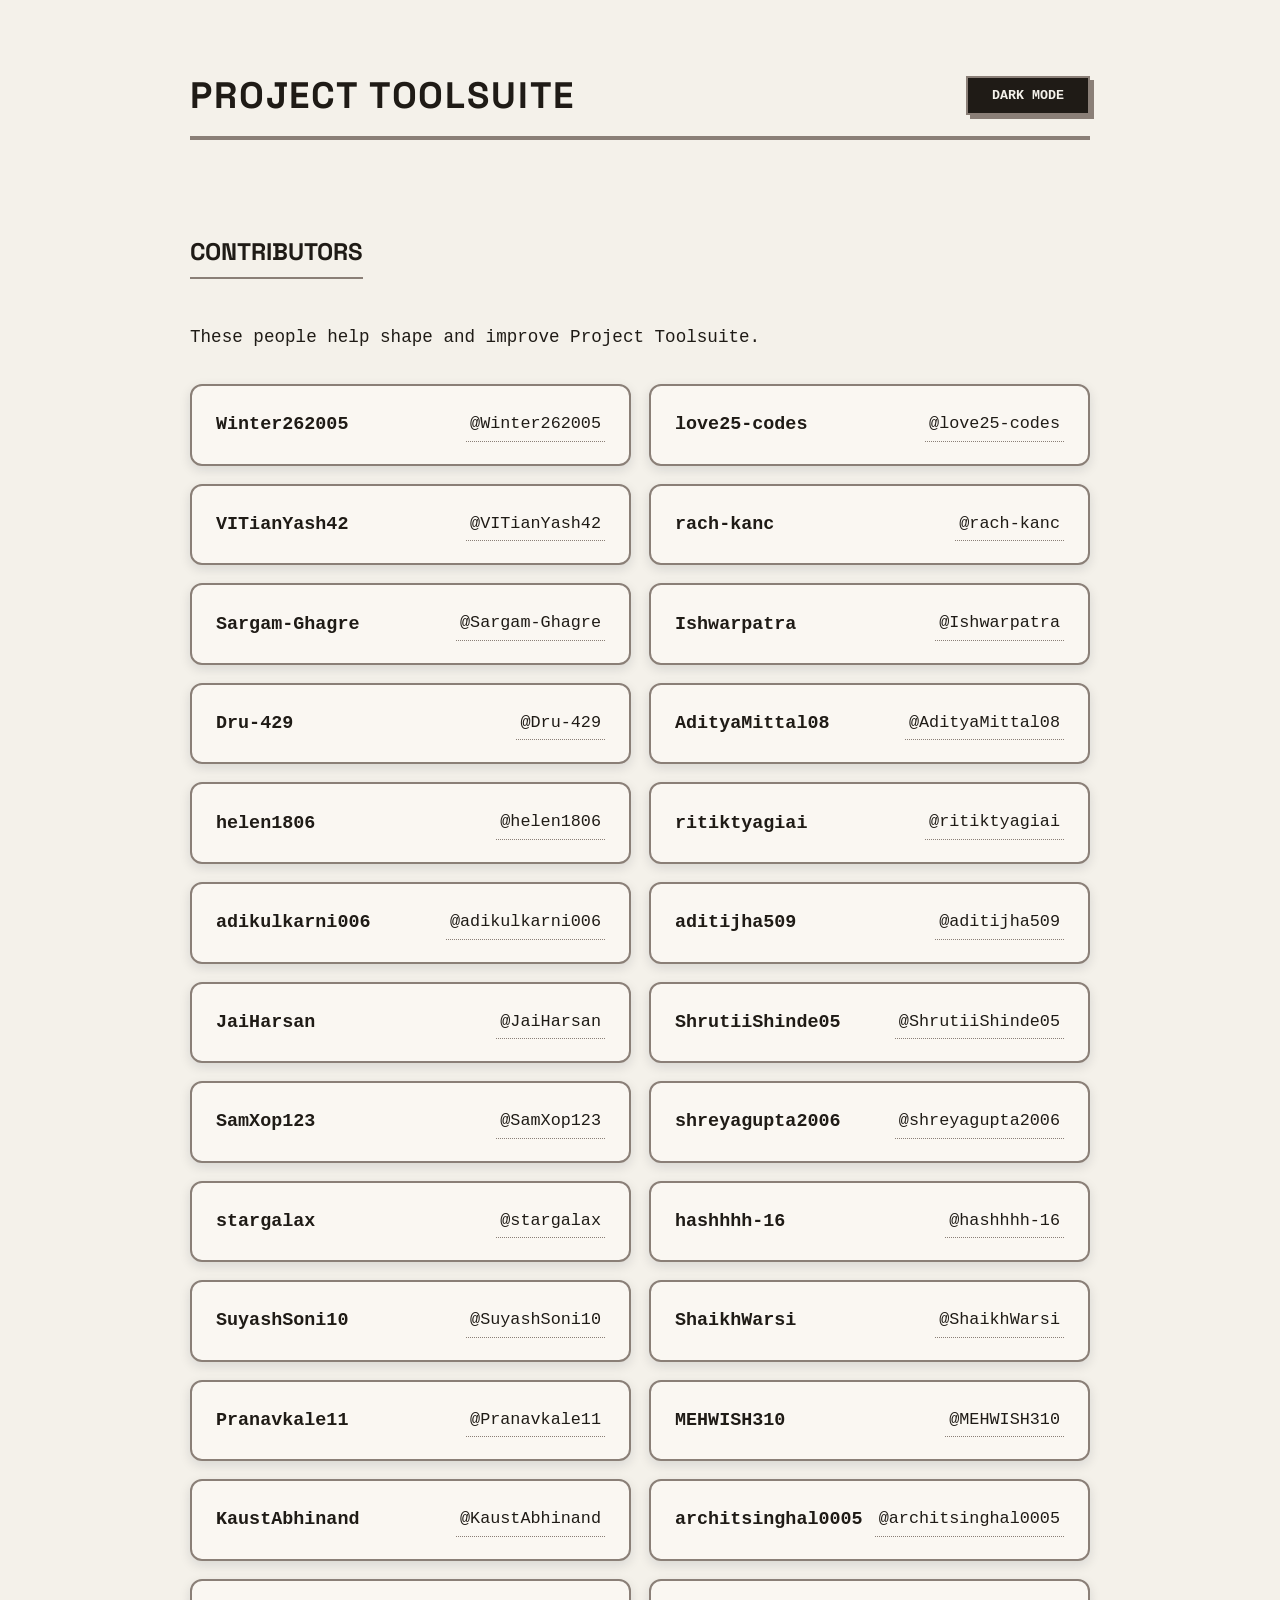
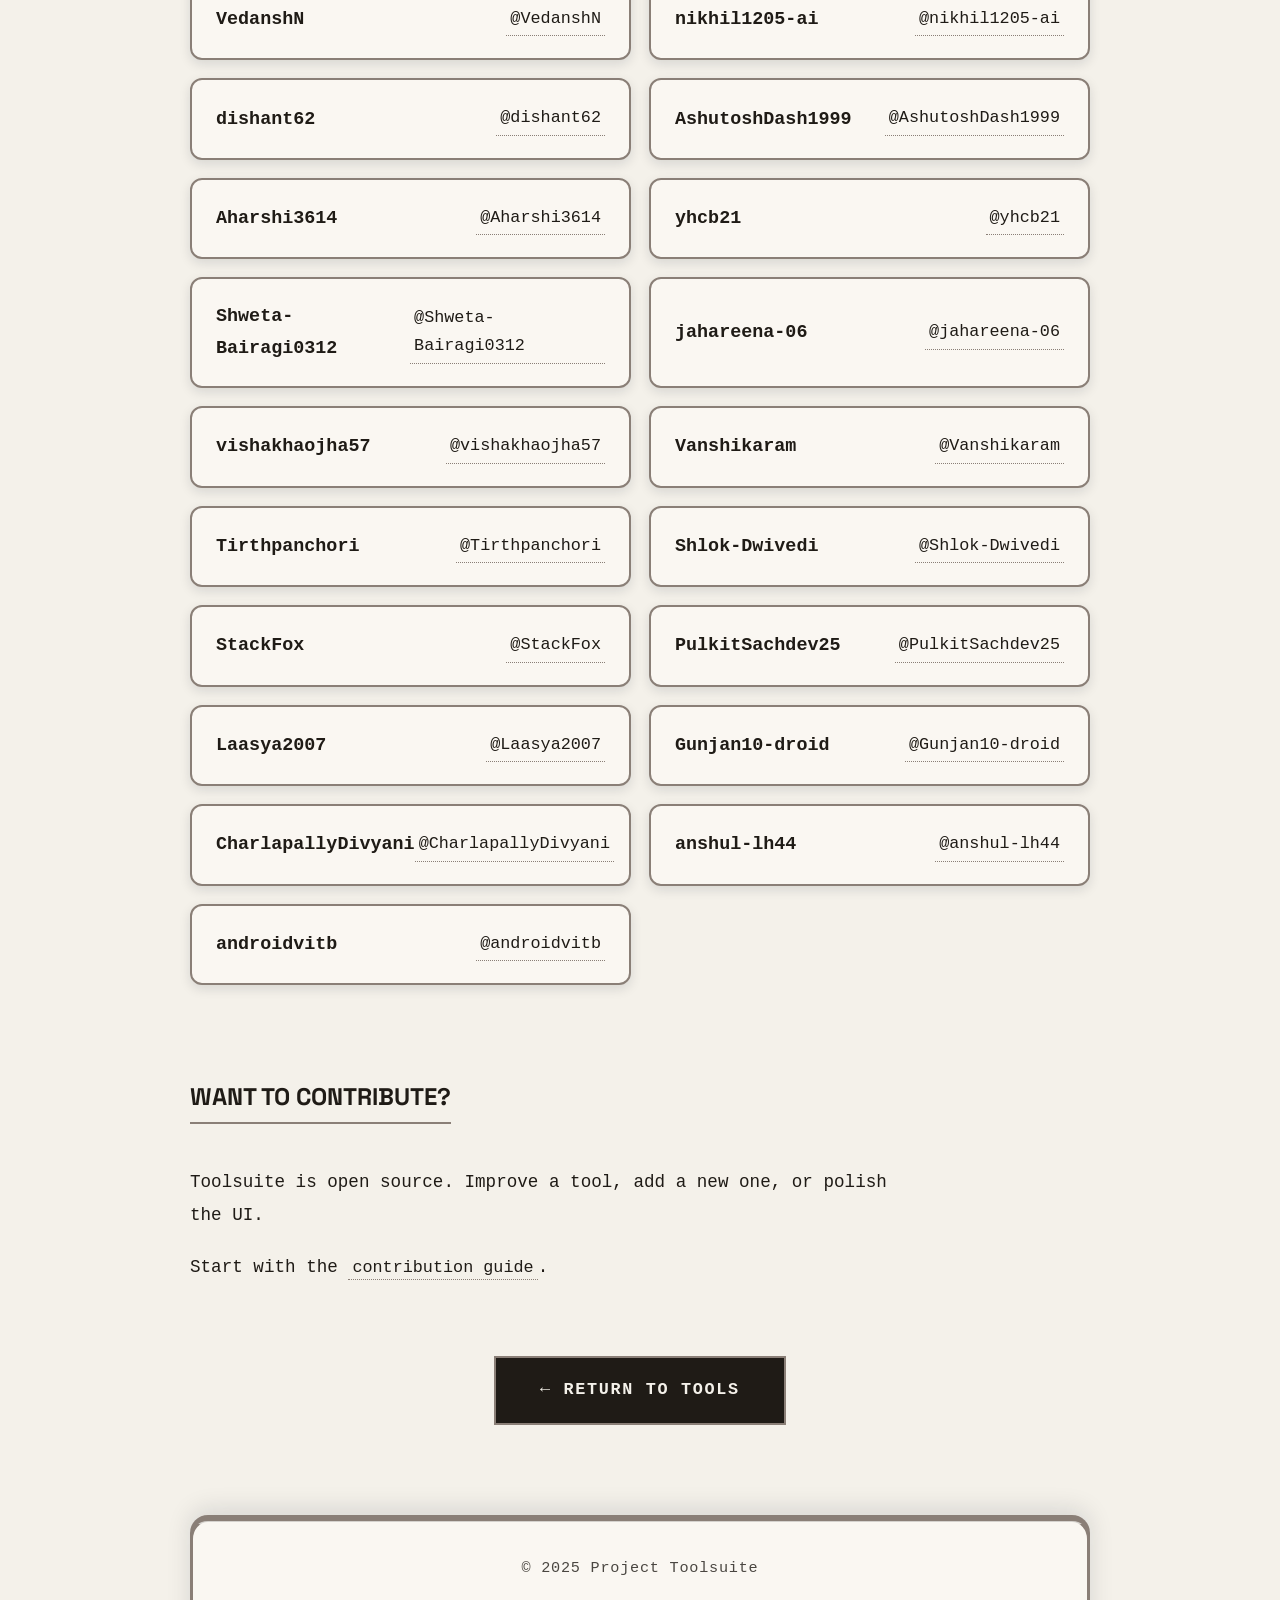
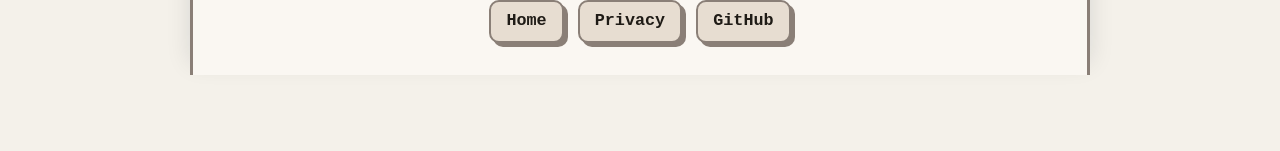
<file: contributers.html>
<!DOCTYPE html>
<html lang="en">
<head>
    <meta charset="UTF-8">
    <meta name="viewport" content="width=device-width, initial-scale=1.0">
    <title>Contributors | Project Toolsuite</title>

<link rel="stylesheet" href="./theme.css">
    <script src="./theme.js"></script>

    <style>
        body {
            font-family: 'Courier New', Courier, monospace;
            background-color: var(--bg);
            color: var(--text);
            line-height: 1.7;
            max-width: 900px;
            margin: 48px auto;
            padding: 28px;
            transition: background-color 0.3s, color 0.3s;
        }

        header {
            border-bottom: 4px solid var(--border);
            margin-bottom: 72px;
            padding-bottom: 20px;
            position: relative;
        }

        h1 {
            font-size: 2.3rem;
            text-transform: uppercase;
            margin: 0;
            letter-spacing: 0.05em;
        }

        h2 {
            font-size: 1.5rem;
            text-transform: uppercase;
            border-bottom: 2px solid var(--border);
            display: inline-block;
            margin-top: 20px;
            margin-bottom: 24px;
            padding-bottom: 4px;
        }

        section {
            margin-bottom: 72px;
        }

        p {
            max-width: 720px;
            margin-bottom: 18px;
            font-size: 1.1rem;
            line-height: 1.9;
        }

        .contributors-list {
            list-style: none;
            padding: 0;
            margin-top: 30px;
            display: grid;
            grid-template-columns: repeat(auto-fill, minmax(320px, 1fr));
            gap: 18px;
        }

        .contributors-list li {
            display: flex;
            justify-content: space-between;
            align-items: center;
            padding: 22px 24px;
            border: 2px solid var(--border);
            border-radius: 12px;
            background: var(--surface);
            box-shadow: 0 4px 12px var(--shadow);
            transition:
                transform 0.25s ease,
                background-color 0.25s ease,
                color 0.25s ease,
                box-shadow 0.25s ease;
        }

        .contributors-list li:hover {
            background: var(--surface-2);

            transform: translateY(-5px);

            box-shadow: 0 10px 22px var(--shadow);
        }

        .contributor-name {
           font-weight: bold;
            font-size: 1.15rem;
        }

        a {
            color: inherit;
            text-decoration: none;
            border-bottom: 1px dotted var(--border);
            padding: 2px 4px;
            font-size: 1.05rem;
            transition: background-color 0.25s, color 0.25s;
        }
        .return-tools-wrapper {
            text-align: center;

            background: var(--tag-bg);
        }
        .return-tools-btn {
            display: inline-block;
            background: var(--text);
            color: var(--bg);
            padding: 18px 44px;
            font-weight: bold;
            text-transform: uppercase;
            letter-spacing: 0.1em;
            border: 2px solid var(--border);
            text-decoration: none;
            transition: all 0.25s ease;
        }

        .return-tools-btn:hover {
             background: var(--bg);
            color: var(--text);
            transform: translateY(-4px);
        }

footer {
    margin-top: 96px;
    padding: 32px 24px;
    background: var(--surface);
    border: 3px solid var(--border);
    border-top: 1px solid rgba(0, 0, 0, .15);
    border-bottom: none;
    border-radius: 18px 18px 0 0;
    box-shadow:
        0 -6px 0 var(--border),
        0 -12px 24px var(--shadow);

    text-align: center;
    display: flex;
    flex-direction: column;
    align-items: center;
    gap: 18px;
}

footer p {
    margin: 0;
    color: var(--text);
    opacity: 0.8;
    font-size: 0.95rem;
    letter-spacing: 0.05em;
}

.footer-links {
    display: flex;
    justify-content: center;
    align-items: center;
    flex-wrap: wrap;
    gap: 14px;
}

footer a {
    color: var(--text);
    text-decoration: none;
    font-weight: 900;
    padding: 5px 15px;
    border: 2px solid var(--border);
    background: var(--surface-2);
    border-radius: 10px;
    box-shadow: 4px 4px 0 var(--border);
    transition: all 0.2s ease;
}

footer a:hover {
    background: var(--text);
    color: var(--bg);
    border-color: var(--border);
    transform: translate(-2px, -2px);
    box-shadow: 6px 6px 0 var(--border);
}

        @media (max-width: 640px) {
            body {
                margin: 24px auto;
                padding: 20px;
            }

            .contributors-list {
                grid-template-columns: 1fr;
            }

            .contributor-name {
                font-size: 1.05rem;
            }

            p,
            a {
                font-size: 1rem;
            }

            h2 {
                font-size: 1.35rem;
            }
        }
    </style>
</head>

<body>
    <header>
        <h1>Project Toolsuite</h1>
        <button class="dark-mode-toggle" onclick="toggleTheme()" id="themeBtn">DARK MODE</button>
    </header>

    <main>

        <section>
            <h2>Contributors</h2>
            <p>These people help shape and improve Project Toolsuite.</p>

            <ul class="contributors-list">
                <li>
                    <span class="contributor-name">Winter262005</span>
                    <a href="https://github.com/Winter262005" class="contributor-link" target="_blank">@Winter262005</a>
                </li>
                <li>
                    <span class="contributor-name">love25-codes</span>
                    <a href="https://github.com/love25-codes" class="contributor-link" target="_blank">@love25-codes</a>
                </li>
                <li>
                    <span class="contributor-name">VITianYash42</span>
                    <a href="https://github.com/VITianYash42" class="contributor-link" target="_blank">@VITianYash42</a>
                </li>
                <li>
                    <span class="contributor-name">rach-kanc</span>
                    <a href="https://github.com/rach-kanc" class="contributor-link" target="_blank">@rach-kanc</a>
                </li>
                <li>
                    <span class="contributor-name">Sargam-Ghagre</span>
                    <a href="https://github.com/Sargam-Ghagre" class="contributor-link" target="_blank">@Sargam-Ghagre</a>
                </li>
                <li>
                    <span class="contributor-name">Ishwarpatra</span>
                    <a href="https://github.com/Ishwarpatra" class="contributor-link" target="_blank">@Ishwarpatra</a>
                </li>
                <li>
                    <span class="contributor-name">Dru-429</span>
                    <a href="https://github.com/Dru-429" class="contributor-link" target="_blank">@Dru-429</a>
                </li>
                <li>
                    <span class="contributor-name">AdityaMittal08</span>
                    <a href="https://github.com/AdityaMittal08" class="contributor-link" target="_blank">@AdityaMittal08</a>
                </li>
                <li>
                    <span class="contributor-name">helen1806</span>
                    <a href="https://github.com/helen1806" class="contributor-link" target="_blank">@helen1806</a>
                </li>
                <li>
                    <span class="contributor-name">ritiktyagiai</span>
                    <a href="https://github.com/ritiktyagiai" class="contributor-link" target="_blank">@ritiktyagiai</a>
                </li>
                <li>
                    <span class="contributor-name">adikulkarni006</span>
                    <a href="https://github.com/adikulkarni006" class="contributor-link" target="_blank">@adikulkarni006</a>
                </li>
                <li>
                    <span class="contributor-name">aditijha509</span>
                    <a href="https://github.com/aditijha509" class="contributor-link" target="_blank">@aditijha509</a>
                </li>
                <li>
                    <span class="contributor-name">JaiHarsan</span>
                    <a href="https://github.com/JaiHarsan" class="contributor-link" target="_blank">@JaiHarsan</a>
                </li>
                <li>
                    <span class="contributor-name">ShrutiiShinde05</span>
                    <a href="https://github.com/ShrutiiShinde05" class="contributor-link" target="_blank">@ShrutiiShinde05</a>
                </li>
                <li>
                    <span class="contributor-name">SamXop123</span>
                    <a href="https://github.com/SamXop123" class="contributor-link" target="_blank">@SamXop123</a>
                </li>
                <li>
                    <span class="contributor-name">shreyagupta2006</span>
                    <a href="https://github.com/shreyagupta2006" class="contributor-link" target="_blank">@shreyagupta2006</a>
                </li>
                <li>
                    <span class="contributor-name">stargalax</span>
                    <a href="https://github.com/stargalax" class="contributor-link" target="_blank">@stargalax</a>
                </li>
                <li>
                    <span class="contributor-name">hashhhh-16</span>
                    <a href="https://github.com/hashhhh-16" class="contributor-link" target="_blank">@hashhhh-16</a>
                </li>
                <li>
                    <span class="contributor-name">SuyashSoni10</span>
                    <a href="https://github.com/SuyashSoni10" class="contributor-link" target="_blank">@SuyashSoni10</a>
                </li>
                <li>
                    <span class="contributor-name">ShaikhWarsi</span>
                    <a href="https://github.com/ShaikhWarsi" class="contributor-link" target="_blank">@ShaikhWarsi</a>
                </li>
                <li>
                    <span class="contributor-name">Pranavkale11</span>
                    <a href="https://github.com/Pranavkale11" class="contributor-link" target="_blank">@Pranavkale11</a>
                </li>
                <li>
                    <span class="contributor-name">MEHWISH310</span>
                    <a href="https://github.com/MEHWISH310" class="contributor-link" target="_blank">@MEHWISH310</a>
                </li>
                <li>
                    <span class="contributor-name">KaustAbhinand</span>
                    <a href="https://github.com/KaustAbhinand" class="contributor-link" target="_blank">@KaustAbhinand</a>
                </li>
                <li>
                    <span class="contributor-name">architsinghal0005</span>
                    <a href="https://github.com/architsinghal0005" class="contributor-link" target="_blank">@architsinghal0005</a>
                </li>
                <li>
                    <span class="contributor-name">VedanshN</span>
                    <a href="https://github.com/VedanshN" class="contributor-link" target="_blank">@VedanshN</a>
                </li>
                <li>
                    <span class="contributor-name">nikhil1205-ai</span>
                    <a href="https://github.com/nikhil1205-ai" class="contributor-link" target="_blank">@nikhil1205-ai</a>
                </li>
                <li>
                    <span class="contributor-name">dishant62</span>
                    <a href="https://github.com/dishant62" class="contributor-link" target="_blank">@dishant62</a>
                </li>
                <li>
                    <span class="contributor-name">AshutoshDash1999</span>
                    <a href="https://github.com/AshutoshDash1999" class="contributor-link" target="_blank">@AshutoshDash1999</a>
                </li>
                <li>
                    <span class="contributor-name">Aharshi3614</span>
                    <a href="https://github.com/Aharshi3614" class="contributor-link" target="_blank">@Aharshi3614</a>
                </li>
                <li>
                    <span class="contributor-name">yhcb21</span>
                    <a href="https://github.com/yhcb21" class="contributor-link" target="_blank">@yhcb21</a>
                </li>
                <li>
                    <span class="contributor-name">Shweta-Bairagi0312</span>
                    <a href="https://github.com/Shweta-Bairagi0312" class="contributor-link" target="_blank">@Shweta-Bairagi0312</a>
                </li>
                <li>
                    <span class="contributor-name">jahareena-06</span>
                    <a href="https://github.com/jahareena-06" class="contributor-link" target="_blank">@jahareena-06</a>
                </li>
                <li>
                    <span class="contributor-name">vishakhaojha57</span>
                    <a href="https://github.com/vishakhaojha57" class="contributor-link" target="_blank">@vishakhaojha57</a>
                </li>
                <li>
                    <span class="contributor-name">Vanshikaram</span>
                    <a href="https://github.com/Vanshikaram" class="contributor-link" target="_blank">@Vanshikaram</a>
                </li>
                <li>
                    <span class="contributor-name">Tirthpanchori</span>
                    <a href="https://github.com/Tirthpanchori" class="contributor-link" target="_blank">@Tirthpanchori</a>
                </li>
                <li>
                    <span class="contributor-name">Shlok-Dwivedi</span>
                    <a href="https://github.com/Shlok-Dwivedi" class="contributor-link" target="_blank">@Shlok-Dwivedi</a>
                </li>
                <li>
                    <span class="contributor-name">StackFox</span>
                    <a href="https://github.com/StackFox" class="contributor-link" target="_blank">@StackFox</a>
                </li>
                <li>
                    <span class="contributor-name">PulkitSachdev25</span>
                    <a href="https://github.com/PulkitSachdev25" class="contributor-link" target="_blank">@PulkitSachdev25</a>
                </li>
                <li>
                    <span class="contributor-name">Laasya2007</span>
                    <a href="https://github.com/Laasya2007" class="contributor-link" target="_blank">@Laasya2007</a>
                </li>
                <li>
                    <span class="contributor-name">Gunjan10-droid</span>
                    <a href="https://github.com/Gunjan10-droid" class="contributor-link" target="_blank">@Gunjan10-droid</a>
                </li>
                <li>
                    <span class="contributor-name">CharlapallyDivyani</span>
                    <a href="https://github.com/CharlapallyDivyani" class="contributor-link" target="_blank">@CharlapallyDivyani</a>
                </li>
                <li>
                    <span class="contributor-name">anshul-lh44</span>
                    <a href="https://github.com/anshul-lh44" class="contributor-link" target="_blank">@anshul-lh44</a>
                </li>
                <li>
                    <span class="contributor-name">androidvitb</span>
                    <a href="https://github.com/androidvitb" class="contributor-link" target="_blank">@androidvitb</a>
                </li>
</ul>
        </section>

        <section>
            <h2>Want to Contribute?</h2>
            <p>
                Toolsuite is open source. Improve a tool, add a new one, or polish the UI.
            </p>
            <p>
                Start with the <a href="CONTRIBUTING.md">contribution guide</a>.
            </p>
        </section>
        <div class="return-tools-wrapper">
            <a href="index.html" class="return-tools-btn">
                ← Return to Tools
            </a>
        </div>
    </main>

<footer>
    <p>&copy; 2025 Project Toolsuite</p>

    <div class="footer-links">
        <a href="index.html">Home</a>
        <a href="privacy.html">Privacy</a>
        <a href="https://github.com/Winter262005/Project-Toolsuite" target="_blank" rel="noopener noreferrer">
            GitHub
        </a>
    </div>
</footer>

    <script src="./theme.js"></script>
</body>
</html>
</file>
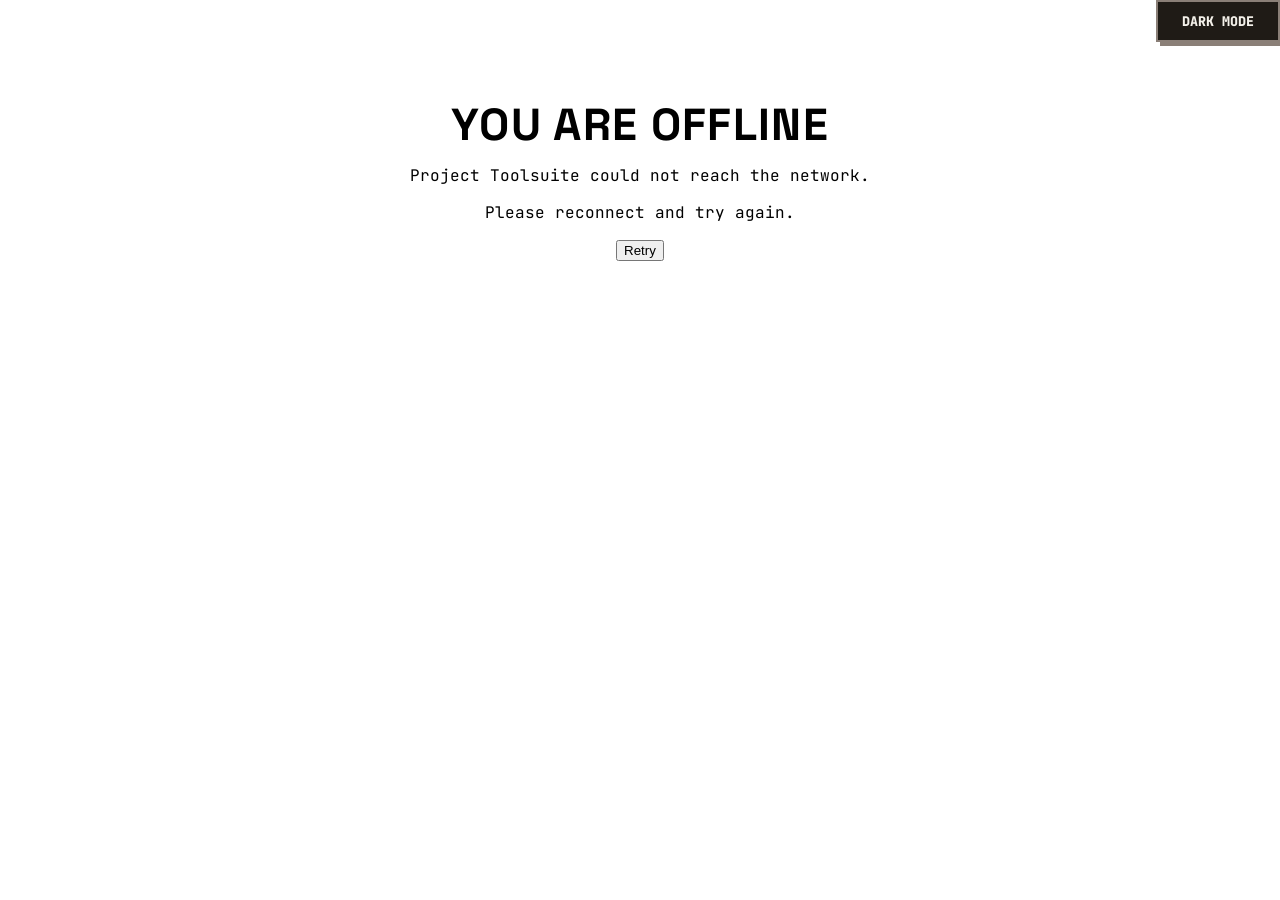
<file: offline.html>
<!DOCTYPE html>
<html lang="en">
<head>
    <meta charset="UTF-8">
    <meta name="viewport" content="width=device-width, initial-scale=1.0">
    <title>Offline - Project Toolsuite</title>
    <link rel="stylesheet" href="theme.css">
    <script src="./theme.js"></script>
</head>
<body>
    <button class="dark-mode-toggle" onclick="toggleTheme()" id="themeBtn" aria-label="Toggle theme" aria-pressed="false">
        DARK MODE
    </button>
    <main style="max-width:700px;margin:80px auto;text-align:center;padding:20px;">
        <h1>You are offline</h1>

        <p>
            Project Toolsuite could not reach the network.
        </p>

        <p>
            Please reconnect and try again.
        </p>

        <button onclick="location.reload()">
            Retry
        </button>
    </main>
    
</body>
</html>
</file>
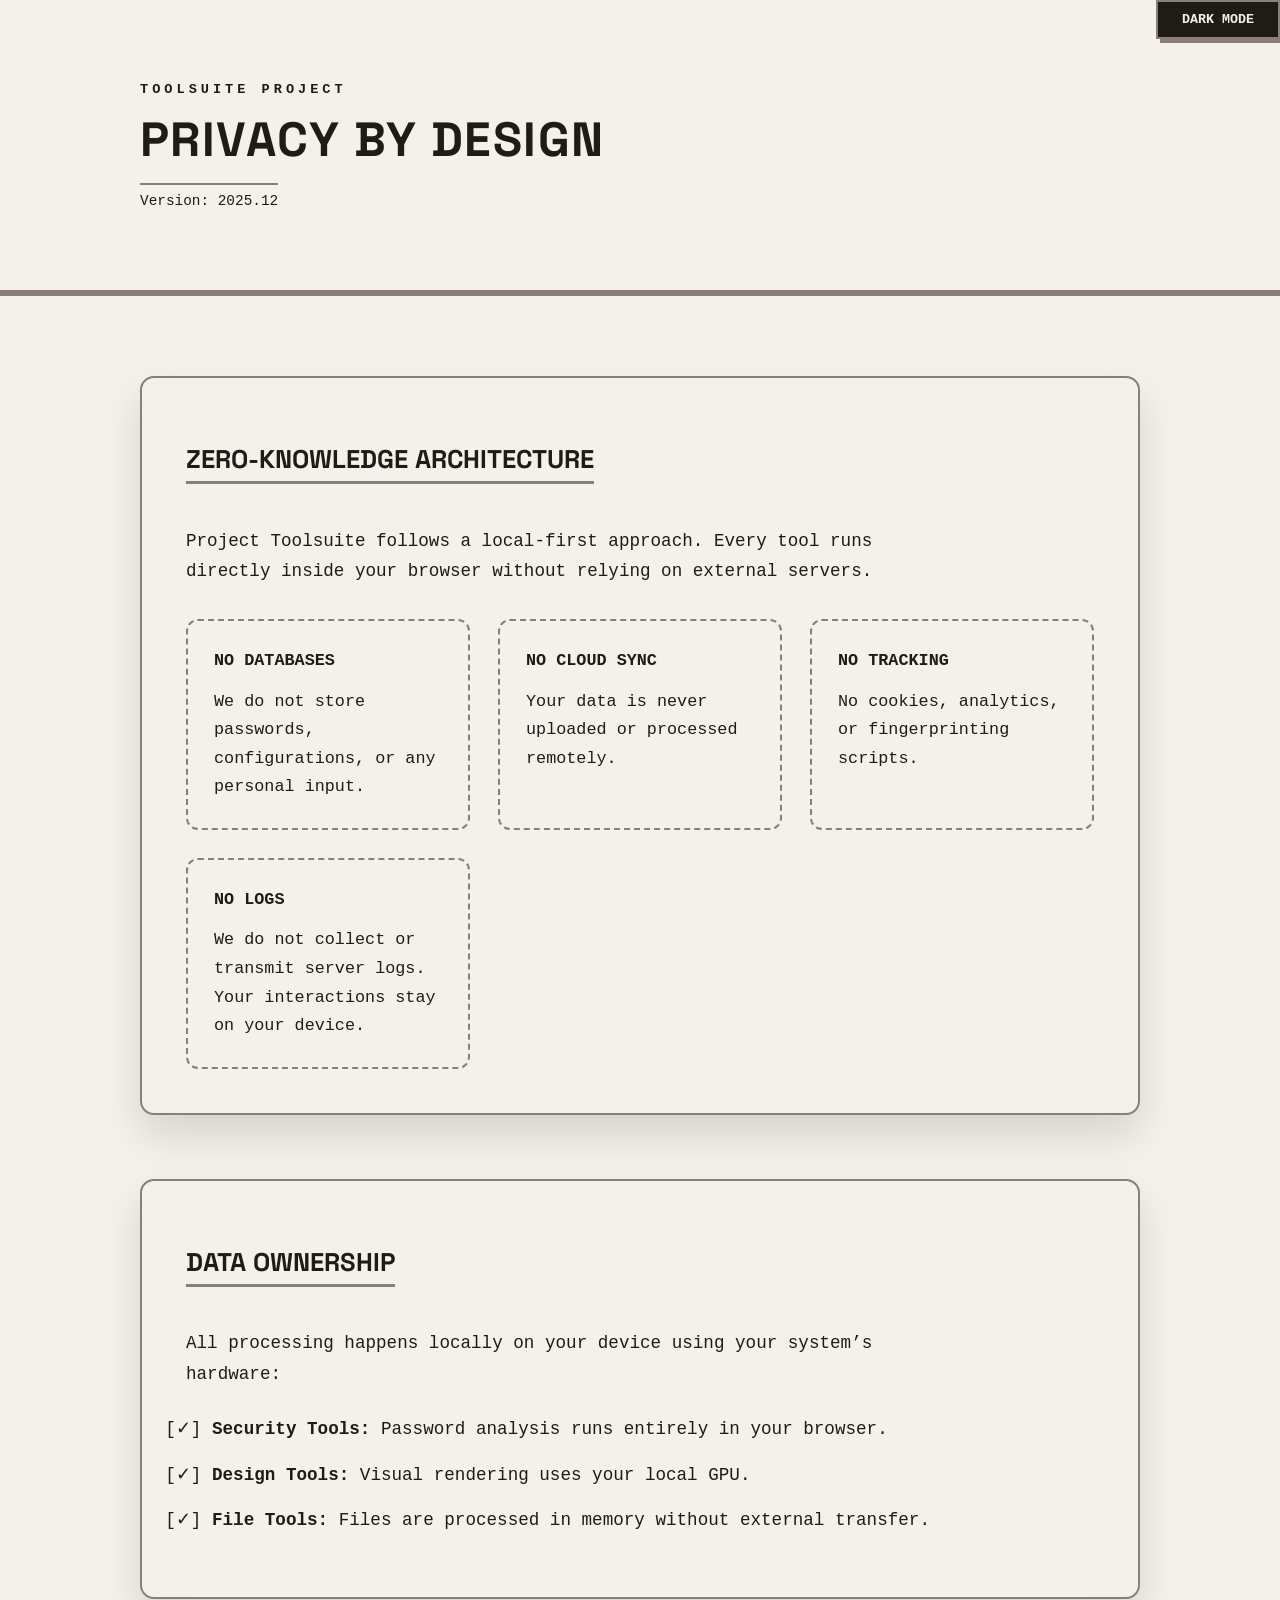
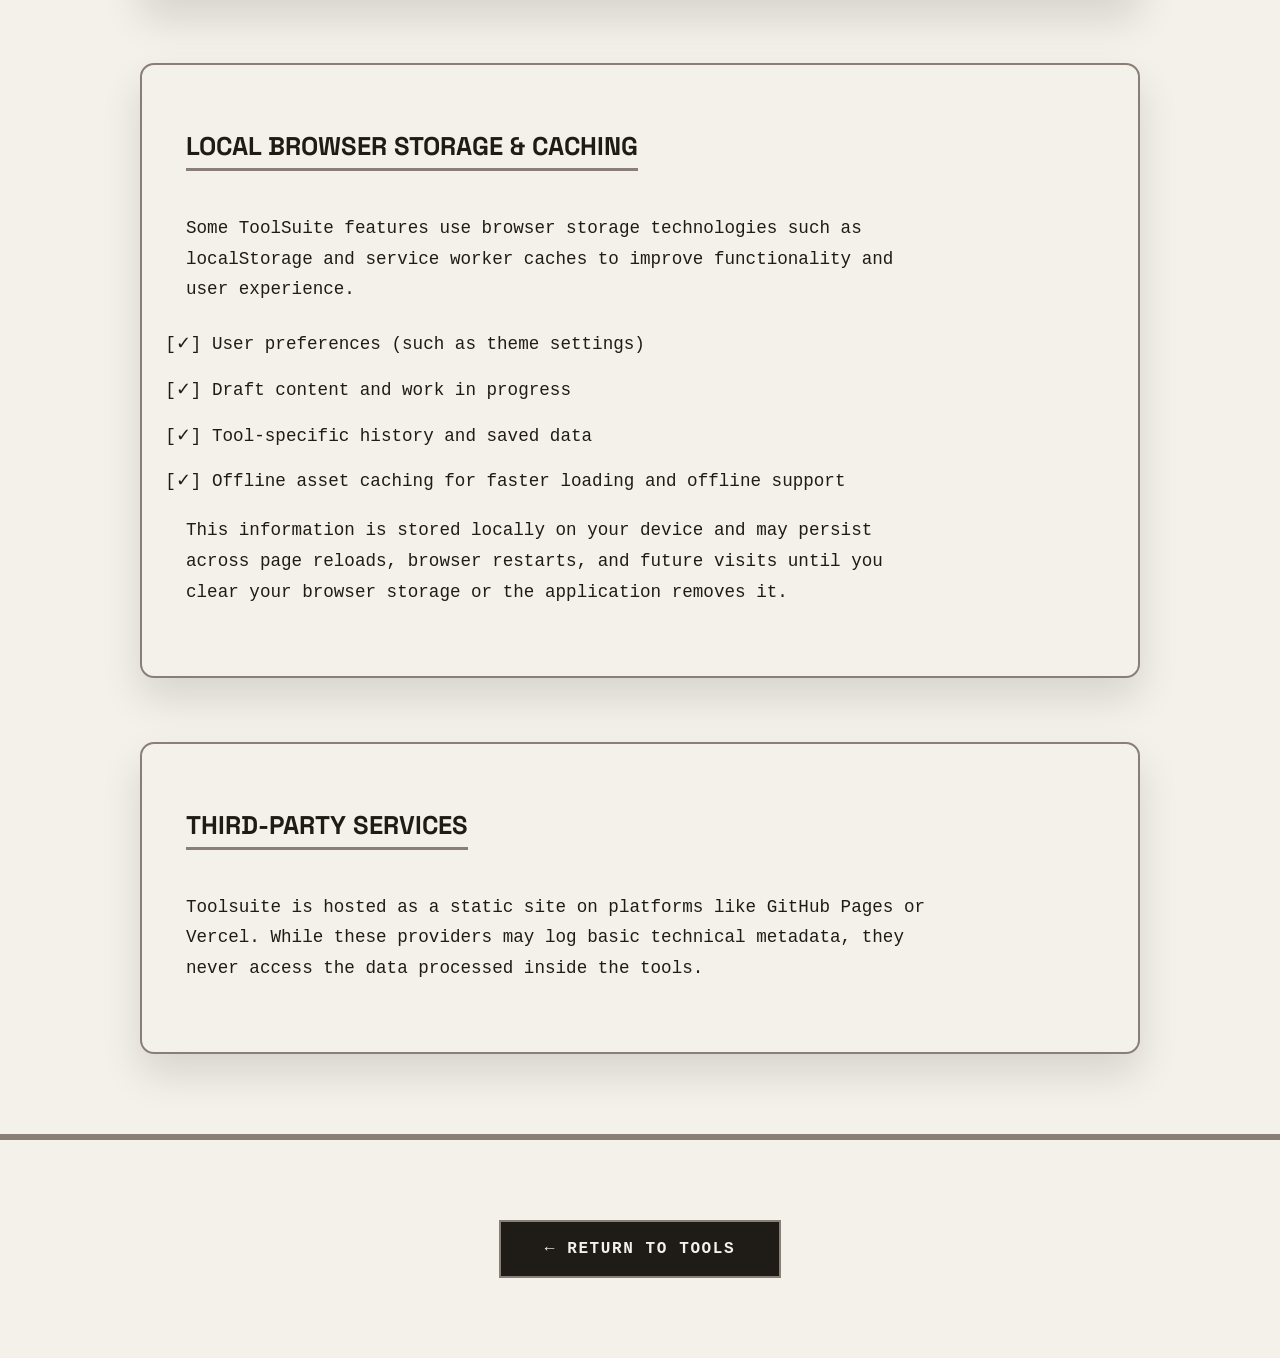
<file: privacy.html>
<!DOCTYPE html>
<html lang="en">
<head>
<meta charset="UTF-8">
<meta name="viewport" content="width=device-width, initial-scale=1.0">
<title>Privacy Manifesto | Project Toolsuite</title>
<link rel="stylesheet" href="./theme.css">
<script src="./theme.js"></script>

<style>
body {
    font-family: 'Courier New', Courier, monospace;
    background: var(--bg);
    color: var(--text);
    margin: 0;
    padding: 0;
    transition: background 0.3s, color 0.3s;
}

/* HERO HEADER */
header {
    padding: 80px 24px;
    border-bottom: 6px solid var(--border);
    background: var(--tag-bg);
    position: relative;
}

.header-inner {
    max-width: 1000px;
    margin: auto;
    position: relative;
}

.logo-mark {
    font-weight: bold;
    letter-spacing: 4px;
    text-transform: uppercase;
    font-size: 0.85rem;
}

h1 {
    font-size: 3rem;
    margin: 16px 0;
    text-transform: uppercase;
}

.last-updated {
    font-size: 0.9rem;
    border-top: 2px solid var(--border);
    display: inline-block;
    padding-top: 8px;
}

/* CONTENT */
main {
    max-width: 1000px;
    margin: 80px auto;
    padding: 0 24px;
}

.card {
    background: var(--bg);
    border-radius: 14px;
    padding: 44px;
    margin-bottom: 64px;
    box-shadow: 0 20px 40px rgba(0,0,0,0.12);
    border: 2px solid var(--border);
}

h2 {
    text-transform: uppercase;
    font-size: 1.6rem;
    margin-bottom: 24px;
    border-bottom: 3px solid var(--border);
    display: inline-block;
    padding-bottom: 6px;
}

p {
    max-width: 760px;
    margin-bottom: 24px;
    line-height: 1.75;
    font-size: 1.1rem;
}

.feature {
    padding: 26px;
    border: 2px dashed var(--border);
    border-radius: 12px;
    background: var(--tag-bg);
    font-size: 1.05rem;
    line-height: 1.7;
}

/* FEATURE GRID */
.feature-grid {
    display: grid;
    grid-template-columns: repeat(auto-fit, minmax(240px, 1fr));
    gap: 28px;
    margin-top: 32px;
}

.feature {
    padding: 26px;
    border: 2px dashed var(--border);
    border-radius: 12px;
    background: var(--tag-bg);
}

.feature strong {
    display: block;
    margin-bottom: 12px;
    text-transform: uppercase;
}

/* LIST */
ul {
    list-style-type: "[✓] ";
    padding-left: 26px;
}

li {
    margin-bottom: 14px;
    font-size: 1.1rem;
    line-height: 1.8;
}

/* CTA */
.footer {
    text-align: center;
    padding: 80px 24px;
    border-top: 6px solid var(--border);
    background: var(--tag-bg);
}

.btn {
    display: inline-block;
    background: var(--text);
    color: var(--bg);
    padding: 18px 44px;
    font-weight: bold;
    text-transform: uppercase;
    letter-spacing: 0.1em;
    border: 2px solid var(--border);
    text-decoration: none;
    transition: all 0.25s ease;
}

.btn:hover {
    background: var(--bg);
    color: var(--text);
    transform: translateY(-4px);
}

/* MOBILE */
    @media (max-width: 600px) {
    h1 {
        font-size: 2.2rem;
    }

    header {
        padding: 56px 20px;
    }

    .card {
        padding: 32px;
    }

    p,
    li,
    .feature {
        font-size: 1rem;
    }

    h2 {
        font-size: 1.35rem;
    }
}
</style>
</head>

<body>

<header>
    <div class="header-inner">
        <span class="logo-mark">Toolsuite Project</span>
        <h1>Privacy by Design</h1>
        <div class="last-updated">Version: 2025.12</div>
    </div>
    <button class="dark-mode-toggle" onclick="toggleTheme()" id="themeBtn">DARK MODE</button>
</header>

<main>
    <section class="card">
        <h2>Zero-Knowledge Architecture</h2>
        <p>
            Project Toolsuite follows a local-first approach. Every tool runs directly inside your browser without relying on external servers.
        </p>

        <div class="feature-grid">
            <div class="feature">
                <strong>No Databases</strong>
                We do not store passwords, configurations, or any personal input.
            </div>

            <div class="feature">
                <strong>No Cloud Sync</strong>
                Your data is never uploaded or processed remotely.
            </div>

            <div class="feature">
                <strong>No Tracking</strong>
                No cookies, analytics, or fingerprinting scripts.
            </div>

            <div class="feature">
                <strong>No Logs</strong>
                We do not collect or transmit server logs. Your interactions stay on your device.
            </div>
        </div>
    </section>
    

    <section class="card">
        <h2>Data Ownership</h2>
        <p>
            All processing happens locally on your device using your system’s hardware:
        </p>
        <ul>
            <li><strong>Security Tools:</strong> Password analysis runs entirely in your browser.</li>
            <li><strong>Design Tools:</strong> Visual rendering uses your local GPU.</li>
            <li><strong>File Tools:</strong> Files are processed in memory without external transfer.</li>
        </ul>
    </section>

    <section class="card">
    <h2>Local Browser Storage & Caching</h2>

    <p>
        Some ToolSuite features use browser storage technologies such as
        localStorage and service worker caches to improve functionality and user experience.
    </p>

    <ul>
        <li>User preferences (such as theme settings)</li>
        <li>Draft content and work in progress</li>
        <li>Tool-specific history and saved data</li>
        <li>Offline asset caching for faster loading and offline support</li>
    </ul>

    <p>
        This information is stored locally on your device and may persist across page reloads,
        browser restarts, and future visits until you clear your browser storage or the
        application removes it.
    </p>
    </section>

    <section class="card">
        <h2>Third-Party Services</h2>
        <p>
            Toolsuite is hosted as a static site on platforms like GitHub Pages or Vercel. While these providers may log basic technical metadata, they never access the data processed inside the tools.
        </p>
    </section>
</main>

<div class="footer">
    <a href="index.html" class="btn">  ← Return to Tools</a>
</div>

</body>
</html>
</file>
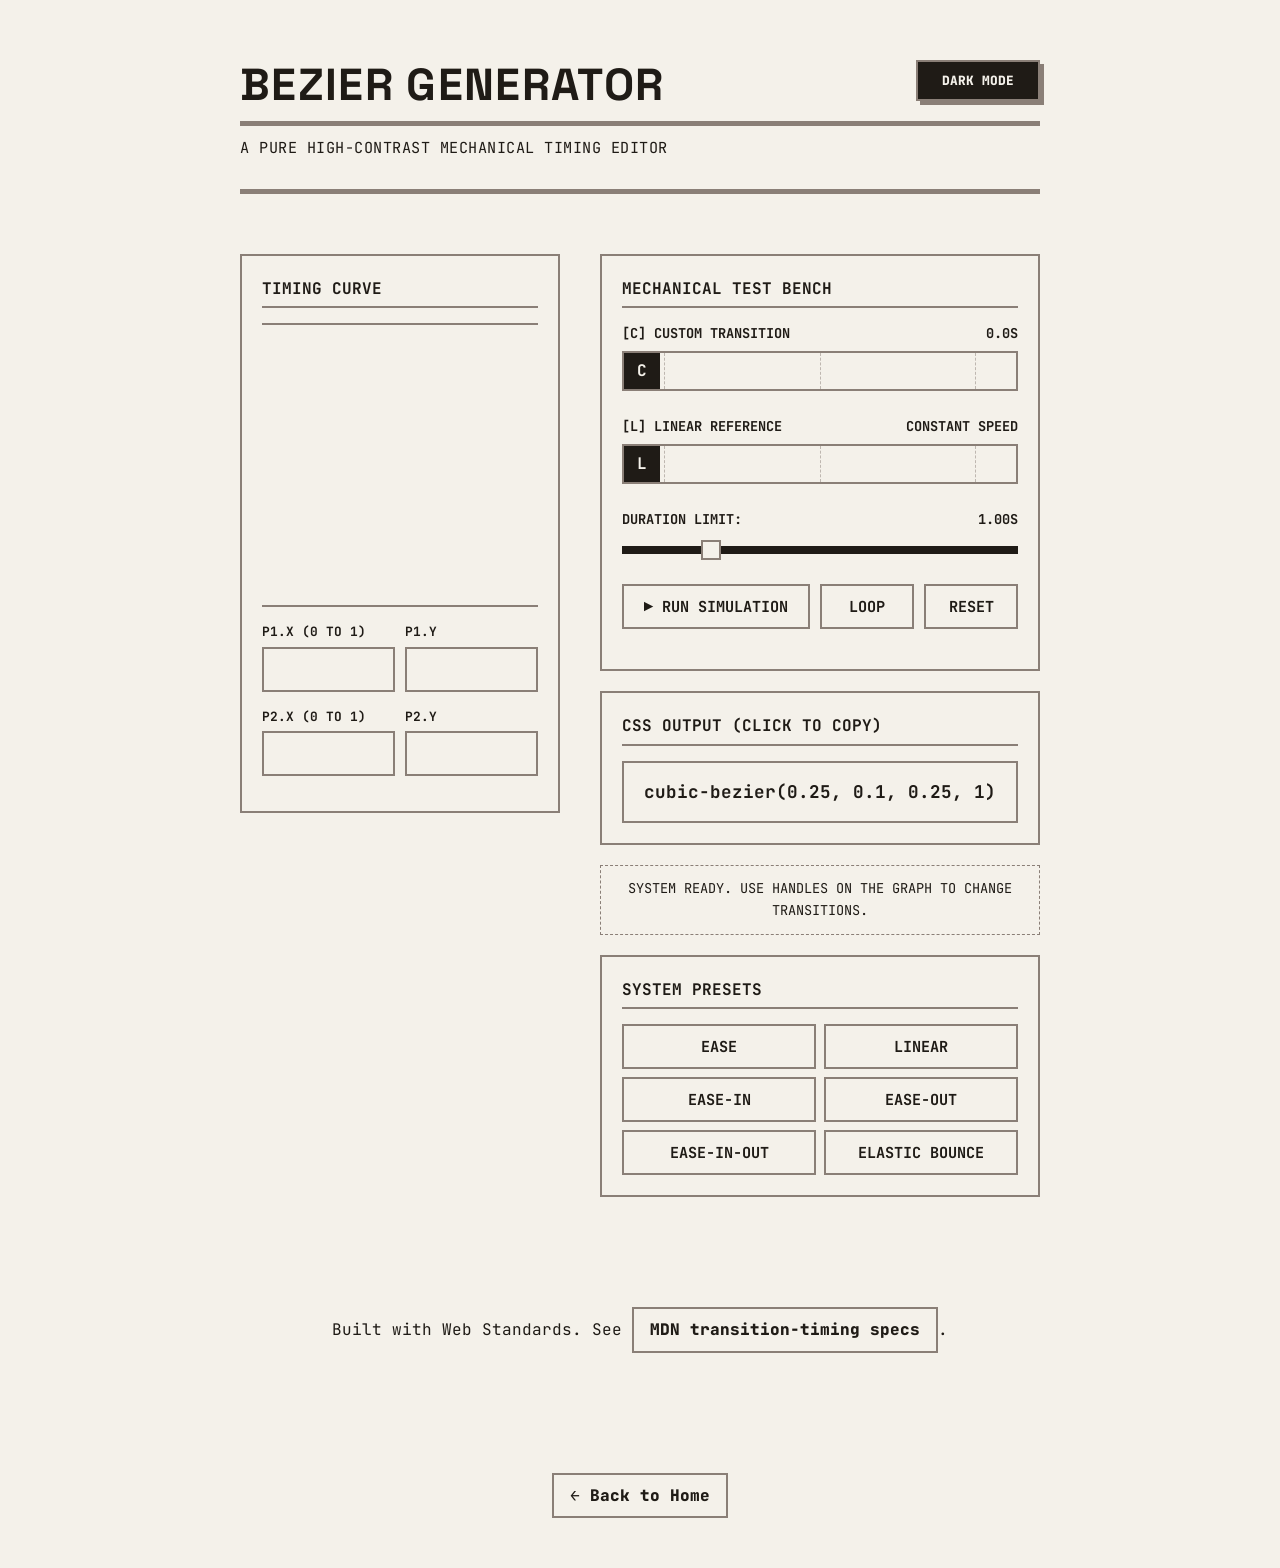
<file: tools/bezier-generator/bezier.html>
<!DOCTYPE html>
<html lang="en">
<head>
    <meta charset="UTF-8">
    <meta name="viewport" content="width=device-width, initial-scale=1.0">
    <title>Cubic Bezier Generator</title>
    <meta property="og:title" content="Cubic Bezier Generator - Project Toolsuite" />
    <meta property="og:description" content="Design and visualize Bézier curves interactively for UI, graphics, and animation workflows." />
    <meta property="og:image" content="https://cdn-icons-png.flaticon.com/512/3522/3522262.png" />
    <meta property="og:type" content="website" />
    <meta name="twitter:card" content="summary_large_image" />
    <meta name="twitter:title" content="Cubic Bezier Generator - Project Toolsuite" />
    <meta name="twitter:description" content="Design and visualize Bézier curves interactively for UI, graphics, and animation workflows." />
    <style>

        /* CSS Variables for raw brutalist theme matching */
        :root {
            --bg-color: var(--bg);
            --text-color: var(--text);
            --border-thick: 2px solid var(--border);
            --border-heavy: 5px solid var(--border);
            --border-dashed: 1px dashed var(--border);
        }

        /* Basic Layout Resets */
        * {
            box-sizing: border-box;
            border-radius: 0 !important; /* Force raw boxy sharp edges */
        }

        body {
            font-family: 'Courier New', Courier, monospace;
            font-size: 16px;
            line-height: 1.6;
            background-color: var(--bg-color);
            color: var(--text-color);
            margin: 0;
            padding: 20px;
        }

        .wrapper {
            max-width: 800px;
            margin: 40px auto;
        }


        .dark-mode-toggle {
            padding: 8px 12px;
            border: var(--border-thick);
            background: var(--bg);
            color: var(--text);
            font-family: inherit;
            font-size: 0.8rem;
            font-weight: bold;
            text-transform: uppercase;
            cursor: pointer;
            width: auto;

        }

        .dark-mode-toggle:hover {
            background: var(--text);
            color: var(--bg);
        }
        /* Heavy Anchor Header Underline styling */
        header {
            margin-bottom: 40px;
        }

        h1 {
            font-size: 2rem;
            font-weight: bold;
            text-transform: uppercase;
            margin: 0 0 10px 0;
            letter-spacing: -1px;
        }

        .header-underline {
            border-bottom: var(--border-heavy);
            width: 100%;
            margin-bottom: 10px;
        }

        .subtitle {
            font-size: 0.95rem;
            margin: 0;
            text-transform: uppercase;
            letter-spacing: 0.5px;
        }

        /* Main Section Grid */
        .main-grid {
            display: grid;
            grid-template-columns: 1fr;
            gap: 40px;
        }

        @media (min-width: 768px) {
            .main-grid {
                grid-template-columns: 320px 1fr;
            }
        }

        /* Structural Panel Cards */
        .panel {
            border: var(--border-thick);
            padding: 20px;
            background-color: var(--bg);
            margin-bottom: 20px;
        }

        .panel-title {
            font-size: 1rem;
            font-weight: bold;
            text-transform: uppercase;
            margin-top: 0;
            margin-bottom: 15px;
            border-bottom: var(--border-thick);
            padding-bottom: 5px;
        }

        /* Interactive Canvas Container */
        .canvas-container {
            width: 100%;
            display: flex;
            justify-content: center;
            align-items: center;
            background: var(--bg);
            border: var(--border-thick);
            margin-bottom: 15px;
            position: relative;
        }

        canvas {
            display: block;
            cursor: crosshair;
            background: var(--bg);
            touch-action: none;
        }

        /* High Contrast Buttons */
        button {
            font-family: inherit;
            font-size: 0.95rem;
            background-color: var(--bg);
            color: var(--text);
            border: var(--border-thick);
            padding: 10px 15px;
            cursor: pointer;
            text-transform: uppercase;
            font-weight: bold;
            width: 100%;
            display: inline-block;
            transition: background-color 0.1s, color 0.1s;
        }

        button:hover {
            background-color: var(--text);
            color: var(--bg);
            
        }

        /* Button Active / Inverted state */
        button.active {
            background-color: var(--text);
            color: var(--bg);
        }
        button.active:hover {
            background-color: var(--bg);
            color: var(--text);
        }

        /* Input Controls Setup */
        .input-group {
            display: grid;
            grid-template-columns: 1fr 1fr;
            gap: 10px;
            margin-bottom: 15px;
        }

        .input-wrapper {
            display: flex;
            flex-direction: column;
        }

        .input-wrapper label {
            font-size: 0.8rem;
            font-weight: bold;
            text-transform: uppercase;
            margin-bottom: 4px;
        }

        input[type="number"] {
            font-family: inherit;
            font-size: 1rem;
            background-color: var(--bg);
            color: var(--text);
            border: var(--border-thick);
            padding: 10px;
            width: 100%;
            outline: none;
            -moz-appearance: textfield;
        }

        input[type="number"]::-webkit-outer-spin-button,
        input[type="number"]::-webkit-inner-spin-button {
            -webkit-appearance: none;
            margin: 0;
        }

        input[type="number"]:focus {
            background-color: var(--text);
            color: var(--bg);
        }

        /* Custom Drag Slider Styling */
        .slider-wrapper {
            margin-bottom: 20px;
        }

        .slider-wrapper label {
            display: flex;
            justify-content: space-between;
            font-size: 0.85rem;
            font-weight: bold;
            text-transform: uppercase;
            margin-bottom: 6px;
        }

        input[type="range"] {
            -webkit-appearance: none;
            width: 100%;
            height: 8px;
            background: var(--text);
            outline: none;
            border: none;
            margin: 10px 0;
        }

        input[type="range"]::-webkit-slider-thumb {
            -webkit-appearance: none;
            width: 20px;
            height: 20px;
            background: var(--bg);
            border: var(--border-thick);
            cursor: pointer;
        }

        input[type="range"]::-webkit-slider-thumb:hover {
            background: var(--text);
        }

        /* Simulation Tracks System */
        .track-container {
            margin-bottom: 25px;
        }

        .track-label {
            font-size: 0.85rem;
            font-weight: bold;
            text-transform: uppercase;
            margin-bottom: 6px;
            display: flex;
            justify-content: space-between;
        }

        .track {
            border: var(--border-thick);
            height: 40px;
            position: relative;
            background-color: var(--bg);
            overflow: hidden;
            box-sizing: border-box;
        }

        /* Internal crosshair indicator markings inside the track */
        .track-grid {
            position: absolute;
            inset: 0;
            display: flex;
            justify-content: space-between;
            padding: 0 40px;
            pointer-events: none;
        }

        .track-line {
            width: 1px;
            height: 100%;
            border-left: var(--border-dashed);
            opacity: 0.5;
        }

        /* Sharp boxy physical runner blocks */
        .runner {
            width: 36px;
            height: 36px;
            background-color: var(--text);
            color: var(--bg);
            position: absolute;
            top: 0;
            left: 0;
            display: flex;
            align-items: center;
            justify-content: center;
            font-weight: bold;
            font-size: 1rem;
            transform: translate3d(0, 0, 0);
            /* Speed and easing will be dynamically adjusted in JS */
        }

        /* Action Buttons Grid Layout */
        .actions-grid {
            display: grid;
            grid-template-columns: 1fr;
            gap: 10px;
            margin-bottom: 20px;
        }

        @media (min-width: 480px) {
            .actions-grid {
                grid-template-columns: 2fr 1fr 1fr;
            }
        }

        /* Output Box Layout */
        .output-box {
            border: var(--border-thick);
            padding: 15px;
            text-align: center;
            font-weight: bold;
            font-size: 1.1rem;
            cursor: pointer;
            word-break: break-all;
            background: var(--bg);
            transition: background-color 0.1s, color 0.1s;
        }

        .output-box:hover {
            background-color: var(--text);
            color: var(--bg);
        }

        /* Preset Options List Grid */
        .presets-grid {
            display: grid;
            grid-template-columns: 1fr;
            gap: 8px;
        }

        @media (min-width: 480px) {
            .presets-grid {
                grid-template-columns: 1fr 1fr;
            }
        }

        /* System readout log message terminal */
        .readout-terminal {
            border: var(--border-dashed);
            padding: 12px;
            font-size: 0.85rem;
            text-align: center;
            text-transform: uppercase;
            min-height: 44px;
            display: flex;
            align-items: center;
            justify-content: center;
            background-color: var(--bg);
            margin-bottom: 20px;
        }

        /* Standard Minimal Link Styles */
        a {
            color: var(--text);
            text-decoration: none;
            border-bottom: 1px dotted var(--border);
            font-weight: bold;
        }

        a:hover {
            background-color: var(--text);
            color: var(--bg);
        }

        /*Footer*/
      footer {
            margin-top: 60px;
            padding: 30px 20px;
            text-align: center;
            border-radius: 12px 12px 0 0;
        }

        footer a {
            color: var(--text);
            text-decoration: none;
            font-weight: 900;
            border: 2px solid var(--border);
            padding: 8px 16px;
            display: inline-block;
            transition: all 0.2s ease;
        }

        footer a:hover {
            background: var(--text);
            color: var(--bg);
        }
    
    </style>
    <link rel="stylesheet" href="../../theme.css">
</head>
<body>

    <div class="wrapper">
        <header>
            <h1>Bezier Generator</h1>
            <div class="header-underline"></div>
            <p class="subtitle">A Pure High-Contrast Mechanical Timing Editor</p>
        
        <button class="dark-mode-toggle" onclick="toggleTheme()" id="themeBtn" aria-label="Toggle theme">DARK MODE</button></header>

        <main class="main-grid">
            <!-- Left Column: Interactive Diagram Plotter -->
            <div>
                <div class="panel">
                    <div class="panel-title">Timing Curve</div>
                    <div class="canvas-container">
                        <canvas id="curve-canvas" width="280" height="280"></canvas>
                    </div>

                    <!-- Manual input coordination console -->
                    <div class="input-group">
                        <div class="input-wrapper">
                            <label for="input-p1x">P1.X (0 to 1)</label>
                            <input type="number" id="input-p1x" step="0.05" min="0" max="1">
                        </div>
                        <div class="input-wrapper">
                            <label for="input-p1y">P1.Y</label>
                            <input type="number" id="input-p1y" step="0.05">
                        </div>
                    </div>

                    <div class="input-group">
                        <div class="input-wrapper">
                            <label for="input-p2x">P2.X (0 to 1)</label>
                            <input type="number" id="input-p2x" step="0.05" min="0" max="1">
                        </div>
                        <div class="input-wrapper">
                            <label for="input-p2y">P2.Y</label>
                            <input type="number" id="input-p2y" step="0.05">
                        </div>
                    </div>
                </div>
            </div>

            <!-- Right Column: Simulators & Presets Panel -->
            <div>
                <div class="panel">
                    <div class="panel-title">Mechanical Test Bench</div>

                    <!-- Track 1: Custom Easing Simulation -->
                    <div class="track-container">
                        <div class="track-label">
                            <span>[C] Custom Transition</span>
                            <span id="label-state-c">0.0s</span>
                        </div>
                        <div class="track">
                            <div class="track-grid">
                                <div class="track-line"></div>
                                <div class="track-line"></div>
                                <div class="track-line"></div>
                            </div>
                            <div id="runner-custom" class="runner">C</div>
                        </div>
                    </div>

                    <!-- Track 2: Constant Linear Speed Simulation -->
                    <div class="track-container">
                        <div class="track-label">
                            <span>[L] Linear Reference</span>
                            <span>Constant Speed</span>
                        </div>
                        <div class="track">
                            <div class="track-grid">
                                <div class="track-line"></div>
                                <div class="track-line"></div>
                                <div class="track-line"></div>
                            </div>
                            <div id="runner-linear" class="runner">L</div>
                        </div>
                    </div>

                    <!-- Duration Adjuster Slider -->
                    <div class="slider-wrapper">
                        <label for="duration-slider">
                            <span>Duration Limit:</span>
                            <span id="readout-duration">1.00s</span>
                        </label>
                        <input type="range" id="duration-slider" min="0.2" max="4.0" step="0.05" value="1.00">
                    </div>

                    <!-- Simulator Controls -->
                    <div class="actions-grid">
                        <button id="btn-simulate">▶ Run Simulation</button>
                        <button id="btn-loop">Loop</button>
                        <button id="btn-reset">Reset</button>
                    </div>
                </div>

                <!-- CSS Output Code Box -->
                <div class="panel">
                    <div class="panel-title">CSS Output (Click to copy)</div>
                    <div id="output-css" class="output-box">cubic-bezier(0.25, 0.1, 0.25, 1)</div>
                </div>

                <!-- Readout Terminal Message Display -->
                <div id="readout-terminal" class="readout-terminal">
                    System Ready. Use handles on the graph to change transitions.
                </div>

                <!-- Preset Selection Library -->
                <div class="panel">
                    <div class="panel-title">System Presets</div>
                    <div class="presets-grid">
                        <button onclick="applyPreset(0.25, 0.1, 0.25, 1)">Ease</button>
                        <button onclick="applyPreset(0, 0, 1, 1)">Linear</button>
                        <button onclick="applyPreset(0.42, 0, 1, 1)">Ease-In</button>
                        <button onclick="applyPreset(0, 0, 0.58, 1)">Ease-Out</button>
                        <button onclick="applyPreset(0.42, 0, 0.58, 1)">Ease-In-Out</button>
                        <button onclick="applyPreset(0.68, -0.55, 0.27, 1.55)">Elastic Bounce</button>
                    </div>
                </div>
            </div>
        </main>

        <footer>
            Built with Web Standards. See <a href="https://developer.mozilla.org/en-US/docs/Web/CSS/transition-timing-function" target="_blank">MDN transition-timing specs</a>.
        </footer>
    </div>

    <script>
        // DOM Elements
        const canvas = document.getElementById('curve-canvas');
        const ctx = canvas.getContext('2d');
        const outputCss = document.getElementById('output-css');
        const runnerCustom = document.getElementById('runner-custom');
        const runnerLinear = document.getElementById('runner-linear');
        const btnSimulate = document.getElementById('btn-simulate');
        const btnLoop = document.getElementById('btn-loop');
        const btnReset = document.getElementById('btn-reset');
        const durationSlider = document.getElementById('duration-slider');
        const readoutDuration = document.getElementById('readout-duration');
        const labelStateC = document.getElementById('label-state-c');
        const readoutTerminal = document.getElementById('readout-terminal');

        // Inputs
        const inputP1X = document.getElementById('input-p1x');
        const inputP1Y = document.getElementById('input-p1y');
        const inputP2X = document.getElementById('input-p2x');
        const inputP2Y = document.getElementById('input-p2y');

        // Layout Constants
        const size = 280;
        // Inner padding so that Y coordinate curves stretching over 1.0 or under 0.0 do not clip
        const padX = 30;
        const padY = 55;

        // Interactive States
        // Default curve values (corresponds to 'ease')
        let p1 = { x: 0.25, y: 0.1 };
        let p2 = { x: 0.25, y: 1.0 };

        let isDragging = null; // 'p1' or 'p2'
        let loopEnabled = false;
        let animationActive = false;
        let timerSimulation = null;

        // --- STREAMING_CHUNK: Implementing math and coordinate conversion... ---

        // Maps logical coordinates (0.0 to 1.0) to actual canvas coordinate viewport
        function mapToCanvas(pt) {
            return {
                x: padX + pt.x * (size - 2 * padX),
                // Flip Y Axis logically so 0 is at bottom, 1 is at top
                y: (size - padY) - pt.y * (size - 2 * padY)
            };
        }

        // Maps raw viewport canvas client space back to logical coordinates
        function mapFromCanvas(clientX, clientY) {
            const rect = canvas.getBoundingClientRect();
            // Scale dynamically if CSS resizing occurs
            const scaleX = size / rect.width;
            const scaleY = size / rect.height;

            const localX = (clientX - rect.left) * scaleX;
            const localY = (clientY - rect.top) * scaleY;

            let x = (localX - padX) / (size - 2 * padX);
            let y = ((size - padY) - localY) / (size - 2 * padY);

            // Time X must remain strictly between [0.0, 1.0] limits
            x = Math.max(0, Math.min(1, x));
            // Y values can overshoot boundaries for spring/bounce curves

            return { x, y };
        }

        function calculateDistance(ptA, ptB) {
            return Math.sqrt(Math.pow(ptA.x - ptB.x, 2) + Math.pow(ptA.y - ptB.y, 2));
        }

        function formatDecimal(num) {
            return parseFloat(num.toFixed(2));
        }

        // --- STREAMING_CHUNK: Drawing the monochrome bezier canvas... ---

        function drawGraph() {
            ctx.clearRect(0, 0, size, size);

            const origin = mapToCanvas({ x: 0, y: 0 });
            const endpoint = mapToCanvas({ x: 1, y: 1 });

            // 1. Draw structural grid lines (0.0 and 1.0 boundaries)
            ctx.strokeStyle = textColor;
            ctx.lineWidth = 1;
            
            // X-Axis Baseline
            ctx.beginPath();
            ctx.moveTo(0, origin.y);
            ctx.lineTo(size, origin.y);
            ctx.stroke();

            // Y-Axis Upper Goal Target Line
            ctx.beginPath();
            ctx.moveTo(0, endpoint.y);
            ctx.lineTo(size, endpoint.y);
            ctx.stroke();

            // 2. Draw mechanical reference dashed linear curve diagonal
            ctx.strokeStyle = textColor;;
            ctx.setLineDash([3, 5]);
            ctx.lineWidth = 1;
            ctx.beginPath();
            ctx.moveTo(origin.x, origin.y);
            ctx.lineTo(endpoint.x, endpoint.y);
            ctx.stroke();
            ctx.setLineDash([]); // Reset to solid

            // Label Boundary indicators (Retro typewriter monospace labels)
            ctx.fillStyle = '#000000';
            ctx.font = 'bold 9px monospace';
            ctx.fillText('Y=1.0', 5, endpoint.y - 6);
            ctx.fillText('Y=0.0', 5, origin.y + 12);

            // 3. Draw Handle Rod vectors from endpoints to P1 and P2
            const coordP1 = mapToCanvas(p1);
            const coordP2 = mapToCanvas(p2);

            // Rod 1 (Start to P1)
            ctx.strokeStyle = '#000000';
            ctx.lineWidth = 1.5;
            ctx.setLineDash([2, 2]); // Fine dotting for vectors
            ctx.beginPath();
            ctx.moveTo(origin.x, origin.y);
            ctx.lineTo(coordP1.x, coordP1.y);
            ctx.stroke();

            // Rod 2 (End to P2)
            ctx.beginPath();
            ctx.moveTo(endpoint.x, endpoint.y);
            ctx.lineTo(coordP2.x, coordP2.y);
            ctx.stroke();
            ctx.setLineDash([]); // Reset

            // 4. Plot Custom Cubic Bezier Curve
            ctx.strokeStyle = '#000000';
            ctx.lineWidth = 4;
            ctx.beginPath();
            ctx.moveTo(origin.x, origin.y);
            ctx.bezierCurveTo(coordP1.x, coordP1.y, coordP2.x, coordP2.y, endpoint.x, endpoint.y);
            ctx.stroke();

            // 5. Draw interactive physical node nodes on top
            // Handle 1 Node: Black Solid Circle with White "1" label
            ctx.fillStyle = '#000000';
            ctx.beginPath();
            ctx.arc(coordP1.x, coordP1.y, 11, 0, Math.PI * 2);
            ctx.fill();
            ctx.fillStyle = '#FFFFFF';
            ctx.font = 'bold 11px monospace';
            ctx.textAlign = 'center';
            ctx.textBaseline = 'middle';
            ctx.fillText('1', coordP1.x, coordP1.y);

            // Handle 2 Node: Black Solid Square with White "2" label
            ctx.fillStyle = '#000000';
            ctx.fillRect(coordP2.x - 11, coordP2.y - 11, 22, 22);
            ctx.fillStyle = '#FFFFFF';
            ctx.font = 'bold 11px monospace';
            ctx.textAlign = 'center';
            ctx.textBaseline = 'middle';
            ctx.fillText('2', coordP2.x, coordP2.y);
        }

        // --- Drag interaction tracking handlers (Mouse & Touch compatible) ---

        function initiateDrag(logicalPos) {
            const coordClick = mapToCanvas(logicalPos);
            const coordP1 = mapToCanvas(p1);
            const coordP2 = mapToCanvas(p2);

            // Grab radius offset tolerance: 22px
            const distToP1 = calculateDistance(coordClick, coordP1);
            const distToP2 = calculateDistance(coordClick, coordP2);

            if (distToP1 < 22 && distToP1 <= distToP2) {
                isDragging = 'p1';
                writeLog("Grabbing Control Point 1 (Circle)");
            } else if (distToP2 < 22) {
                isDragging = 'p2';
                writeLog("Grabbing Control Point 2 (Square)");
            }
        }

        function processDrag(logicalPos) {
            if (!isDragging) return;

            if (isDragging === 'p1') {
                p1 = { x: logicalPos.x, y: logicalPos.y };
            } else if (isDragging === 'p2') {
                p2 = { x: logicalPos.x, y: logicalPos.y };
            }

            renderUpdates();
        }

        // Setup DOM mouse triggers
        canvas.addEventListener('mousedown', (e) => {
            const logicalPos = mapFromCanvas(e.clientX, e.clientY);
            initiateDrag(logicalPos);
        });

        document.addEventListener('mousemove', (e) => {
            if (!isDragging) return;
            const logicalPos = mapFromCanvas(e.clientX, e.clientY);
            processDrag(logicalPos);
        });

        document.addEventListener('mouseup', () => {
            if (isDragging) {
                writeLog("Updated custom cubic-bezier properties.");
                isDragging = null;
            }
        });

        // Touch triggers for mobile optimization
        canvas.addEventListener('touchstart', (e) => {
            if (e.touches.length === 0) return;
            const touch = e.touches[0];
            const logicalPos = mapFromCanvas(touch.clientX, touch.clientY);
            initiateDrag(logicalPos);
            e.preventDefault(); // Stop mobile scroll pull down
        }, { passive: false });

        document.addEventListener('touchmove', (e) => {
            if (!isDragging || e.touches.length === 0) return;
            const touch = e.touches[0];
            const logicalPos = mapFromCanvas(touch.clientX, touch.clientY);
            processDrag(logicalPos);
            e.preventDefault();
        }, { passive: false });

        document.addEventListener('touchend', () => {
            if (isDragging) {
                writeLog("Updated custom cubic-bezier properties.");
                isDragging = null;
            }
        });

        // --- STREAMING_CHUNK: Creating the animation engine and track logic... ---

        function writeLog(msg) {
            readoutTerminal.innerText = msg;
        }

        function renderUpdates() {
            drawGraph();

            // Formulate standard CSS timing string
            const bezierString = `cubic-bezier(${formatDecimal(p1.x)}, ${formatDecimal(p1.y)}, ${formatDecimal(p2.x)}, ${formatDecimal(p2.y)})`;
            outputCss.innerText = bezierString;

            // Reflect state inside manual numeric elements
            inputP1X.value = formatDecimal(p1.x);
            inputP1Y.value = formatDecimal(p1.y);
            inputP2X.value = formatDecimal(p2.x);
            inputP2Y.value = formatDecimal(p2.y);
        }

        // Direct input change hook-ups
        [inputP1X, inputP1Y, inputP2X, inputP2Y].forEach(el => {
            el.addEventListener('input', () => {
                let val1x = Math.max(0, Math.min(1, parseFloat(inputP1X.value) || 0));
                let val1y = parseFloat(inputP1Y.value) || 0;
                let val2x = Math.max(0, Math.min(1, parseFloat(inputP2X.value) || 0));
                let val2y = parseFloat(inputP2Y.value) || 0;

                p1 = { x: val1x, y: val1y };
                p2 = { x: val2x, y: val2y };

                // Apply sanitized limits back directly on field blur
                inputP1X.value = val1x;
                inputP2X.value = val2x;

                drawGraph();
                outputCss.innerText = `cubic-bezier(${formatDecimal(p1.x)}, ${formatDecimal(p1.y)}, ${formatDecimal(p2.x)}, ${formatDecimal(p2.y)})`;
            });
        });

        // --- STREAMING_CHUNK: Connecting UI events and presets... ---

        function resetSimulation() {
            clearTimeout(timerSimulation);
            animationActive = false;

            // Clear hardware GPU transition properties
            runnerCustom.style.transition = 'none';
            runnerLinear.style.transition = 'none';

            // Return runner squares back to beginning instantly
            runnerCustom.style.left = '0px';
            runnerLinear.style.left = '0px';

            // Force browser flow repaint to make sure transition-none was applied immediately
            void runnerCustom.offsetWidth;

            btnSimulate.innerText = "▶ Run Simulation";
            labelStateC.innerText = "0.0s";
            writeLog("Simulation reset. Click Run to begin.");
        }

        function runSimulation() {
            resetSimulation();

            animationActive = true;
            btnSimulate.innerText = "■ Active Run";
            writeLog("Calculating velocities... Simulating...");

            const durationSec = parseFloat(durationSlider.value);
            const customBezierFormula = outputCss.innerText;

            // Compute sliding targets inside parents container
            const parentWidth = document.querySelector('.track').clientWidth;
            const runnerWidth = 36;
            const limitTargetX = `${parentWidth - runnerWidth}px`;

            // Start stopwatch progress timer readout
            let startStamp = performance.now();
            function runStopwatch() {
                if (!animationActive) return;
                let delta = (performance.now() - startStamp) / 1000;
                if (delta > durationSec) {
                    delta = durationSec;
                }
                labelStateC.innerText = `${delta.toFixed(2)}s`;
                if (delta < durationSec) {
                    requestAnimationFrame(runStopwatch);
                }
            }
            requestAnimationFrame(runStopwatch);

            // Trigger physical transition movements
            requestAnimationFrame(() => {
                // Apply custom timing curves
                runnerCustom.style.transition = `left ${durationSec}s ${customBezierFormula}`;
                runnerCustom.style.left = limitTargetX;

                // Apply steady baseline linear
                runnerLinear.style.transition = `left ${durationSec}s linear`;
                runnerLinear.style.left = limitTargetX;
            });

            // Handle completion callback
            timerSimulation = setTimeout(() => {
                animationActive = false;
                btnSimulate.innerText = "▶ Re-run Simulation";
                writeLog("Simulation Finished.");

                if (loopEnabled) {
                    timerSimulation = setTimeout(() => {
                        runSimulation();
                    }, 800); // 800ms cool down pause before repeating loop
                }
            }, durationSec * 1000);
        }

        // Click actions
        btnSimulate.addEventListener('click', () => {
            runSimulation();
        });

        btnReset.addEventListener('click', () => {
            loopEnabled = false;
            btnLoop.classList.remove('active');
            resetSimulation();
        });

        // Loop control configuration
        btnLoop.addEventListener('click', () => {
            loopEnabled = !loopEnabled;
            if (loopEnabled) {
                btnLoop.classList.add('active');
                writeLog("Looping enabled.");
                if (!animationActive) {
                    runSimulation();
                }
            } else {
                btnLoop.classList.remove('active');
                writeLog("Looping disabled.");
            }
        });

        // Duration Slider logic
        durationSlider.addEventListener('input', (e) => {
            const val = parseFloat(e.target.value);
            readoutDuration.innerText = `${val.toFixed(2)}s`;
            if (animationActive) {
                resetSimulation();
            }
        });

        // Fast Preset Switcher handler
        window.applyPreset = function(x1, y1, x2, y2) {
            p1 = { x: x1, y: y1 };
            p2 = { x: x2, y: y2 };
            renderUpdates();
            writeLog("Applied preset configuration.");
            runSimulation();
        };

        // Clipboard Copy Tool Implementation
        outputCss.addEventListener('click', () => {
            const rawText = outputCss.innerText;
            
            // Build absolute container fallback copy logic
            const tempBox = document.createElement('textarea');
            tempBox.value = rawText;
            document.body.appendChild(tempBox);
            tempBox.select();
            document.execCommand('copy');
            document.body.removeChild(tempBox);

            writeLog("Copied CSS Timing rule to clipboard!");
            outputCss.innerText = "COPIED TO CLIPBOARD!";

            setTimeout(() => {
                outputCss.innerText = rawText;
            }, 1000);
        });

        // Auto restart animation cleanly if browser layout wraps during viewport shifts
        window.addEventListener('resize', () => {
            if (animationActive) {
                resetSimulation();
            }
        });

        // Core initial load bootstrapper
        window.onload = function() {
            renderUpdates();
        };
    </script>
    <footer>
        <a href="../../index.html">&larr; Back to Home</a>
    </footer>
    <script src="../../theme.js"></script>
</body>
</html>
</file>
<file: theme.css>
/* Universal font refresh */
@import url('https://fonts.googleapis.com/css2?family=JetBrains+Mono:wght@400;500;600;700;800&family=Space+Grotesk:wght@500;600;700&display=swap');

:root {
  --font-mono: "JetBrains Mono", "Courier New", Courier, monospace;
  --font-display: "Space Grotesk", "Courier New", monospace;
}

body {
  font-family: var(--font-mono);
}

h1,
h2,
h3 {
  font-family: var(--font-display);
}

* {
  transition:
    background-color 0.25s ease,
    color 0.25s ease,
    border-color 0.25s ease,
    box-shadow 0.25s ease,
    transform 0.25s ease;
}

:root {
  --bg: #f4f1ea;

  --surface: #faf7f2;
  --surface-2: #e7ddd1;

  --text: #1f1b16;
  --muted: #6e6761;

  --border: #8a7f77;

  --shadow: rgba(15, 23, 42, 0.12);

  --card-hover: #1f1b16;

  --diff-add-bg: rgba(46, 160, 67, 0.15);
  --diff-add-text: #1b4721;

  --diff-del-bg: rgba(248, 81, 73, 0.15);
  --diff-del-text: #441b1b;
}

body.dark-mode,
.dark-mode {
  --bg: #0f172a;

  --surface: #172033;
  --surface-2: #243247;

  --text: #f8fafc;
  --muted: #94a3b8;

  --border: #475569;

  --shadow: rgba(0, 0, 0, 0.35);

  --card-hover: #60a5fa;

  /* Diff Checker Dark Colors */
  --diff-add-bg: rgba(46, 160, 67, 0.25);
  --diff-add-text: #e6ffed;

  --diff-del-bg: rgba(248, 81, 73, 0.25);
  --diff-del-text: #ffeef0;
}

/* ===== Header (single source of truth — removed from index.html inline styles) ===== */
header {
  border-bottom: 5px solid var(--border);
  padding-bottom: 28px;
  margin-bottom: 60px;
  position: relative;
  transition:
    transform 0.25s ease,
    box-shadow 0.25s ease;
}

header:hover {
  transform: translateY(-2px);
}

h1 {
  font-size: 2.8rem;
  font-weight: 700;
  text-transform: uppercase;
  margin: 0 0 12px;
  letter-spacing: 0.03em;
  /* tighter than before — Space Grotesk doesn't need wide spacing */
  line-height: 1.1;
}

.dark-mode-toggle {
  position: absolute;
  top: 0;
  right: 0;
  background: var(--text);
  color: var(--bg);
  border: 2px solid var(--border);
  padding: 10px 24px;
  font-family: inherit;
  font-weight: 900;
  cursor: pointer;
  text-transform: uppercase;
  box-shadow: 4px 4px 0px var(--border);
  transition: transform 0.1s;
  display: flex;
  align-items: center;
  justify-content: center;
  gap: 8px;
}

.dark-mode-toggle:hover {
  transform: translateY(-3px);

  box-shadow:
    0 10px 20px var(--shadow);
}

.dark-mode-toggle:active {
  transform: translate(2px, 2px);
  box-shadow: 2px 2px 0px var(--border);
}

.theme-icon {
  width: 20px;
  height: 20px;
  display: inline-block;
  vertical-align: middle;
  margin-right: 8px;
  transition: opacity 0.3s ease;
  stroke: white;
  fill: none;
}

.theme-icon,
.theme-icon-dark {
  transition:
    opacity 0.3s ease,
    transform 0.2s ease;
}

.dark-mode-toggle:hover .theme-icon,
.dark-mode-toggle:hover .theme-icon-dark {
  transform: rotate(8deg);
}

.theme-icon-dark {
  width: 20px;
  height: 20px;
  display: inline-block;
  vertical-align: middle;
  margin-right: 8px;
  transition: opacity 0.3s ease;
  stroke: black;
  fill: none;
}

.theme-option {
  display: flex;
  align-items: center;
  gap: 6px;
}

.theme-option.hidden {
  display: none !important;
}

.dark-mode-toggle:focus-visible,
.tag-item:focus-visible,
.tool-link:focus-visible,
#toolSearch:focus-visible,
.mini-cta-buttons a:focus-visible,
footer a:focus-visible {
  outline: 3px solid var(--text);
  outline-offset: 3px;
}

/* Recent Tools Sidebar */
.recent-sidebar {
  background: var(--surface);
  border-radius: 12px;
  padding: 1rem;
  border: 2px solid var(--border);
  height: fit-content;
  position: sticky;
  top: 20px;
}

.recent-sidebar h3 {
  font-size: 1rem;
  margin-top: 0;
  margin-bottom: 0.8rem;
  text-transform: uppercase;
  letter-spacing: 0.05em;
  border-bottom: 2px solid var(--border);
  display: inline-block;
  padding-right: 8px;
}

.recent-tools-ul {
  list-style: none;
  padding-left: 0;
  margin: 0;
}

.recent-tools-ul li {
  margin-bottom: 0.6rem;
}

.recent-tools-ul a {
  color: var(--text);
  text-decoration: none;
  font-size: 0.9rem;
  display: block;
  padding: 4px 0;
  transition: 0.2s;
  border-bottom: 1px dotted var(--border);
}

.recent-tools-ul a:hover {
  color: #7c3aed;
  transform: translateX(4px);
}

.recent-placeholder {
  color: var(--muted);
  font-style: italic;
  font-size: 0.85rem;
  margin: 0;
}

/* Responsive: on mobile recent sidebar will stack normally */
@media (max-width: 850px) {
  .recent-sidebar {
    position: static;
    margin-top: 20px;
  }
}

/* Loading Spinner Overlay */
.loading-overlay {
  position: fixed;
  top: 0;
  left: 0;
  width: 100%;
  height: 100%;
  background: rgba(0, 0, 0, 0.7);
  backdrop-filter: blur(4px);
  z-index: 9999;
  display: flex;
  flex-direction: column;
  justify-content: center;
  align-items: center;
  color: white;
  font-family: monospace;
}

.spinner {
  width: 60px;
  height: 60px;
  border: 6px solid rgba(255, 255, 255, 0.3);
  border-top: 6px solid #ffffff;
  border-radius: 50%;
  animation: spin 0.8s linear infinite;
  margin-bottom: 20px;
}

@keyframes spin {
  0% {
    transform: rotate(0deg);
  }

  100% {
    transform: rotate(360deg);
  }
}

.loading-overlay p {
  font-size: 1rem;
  letter-spacing: 1px;
}
</file>
